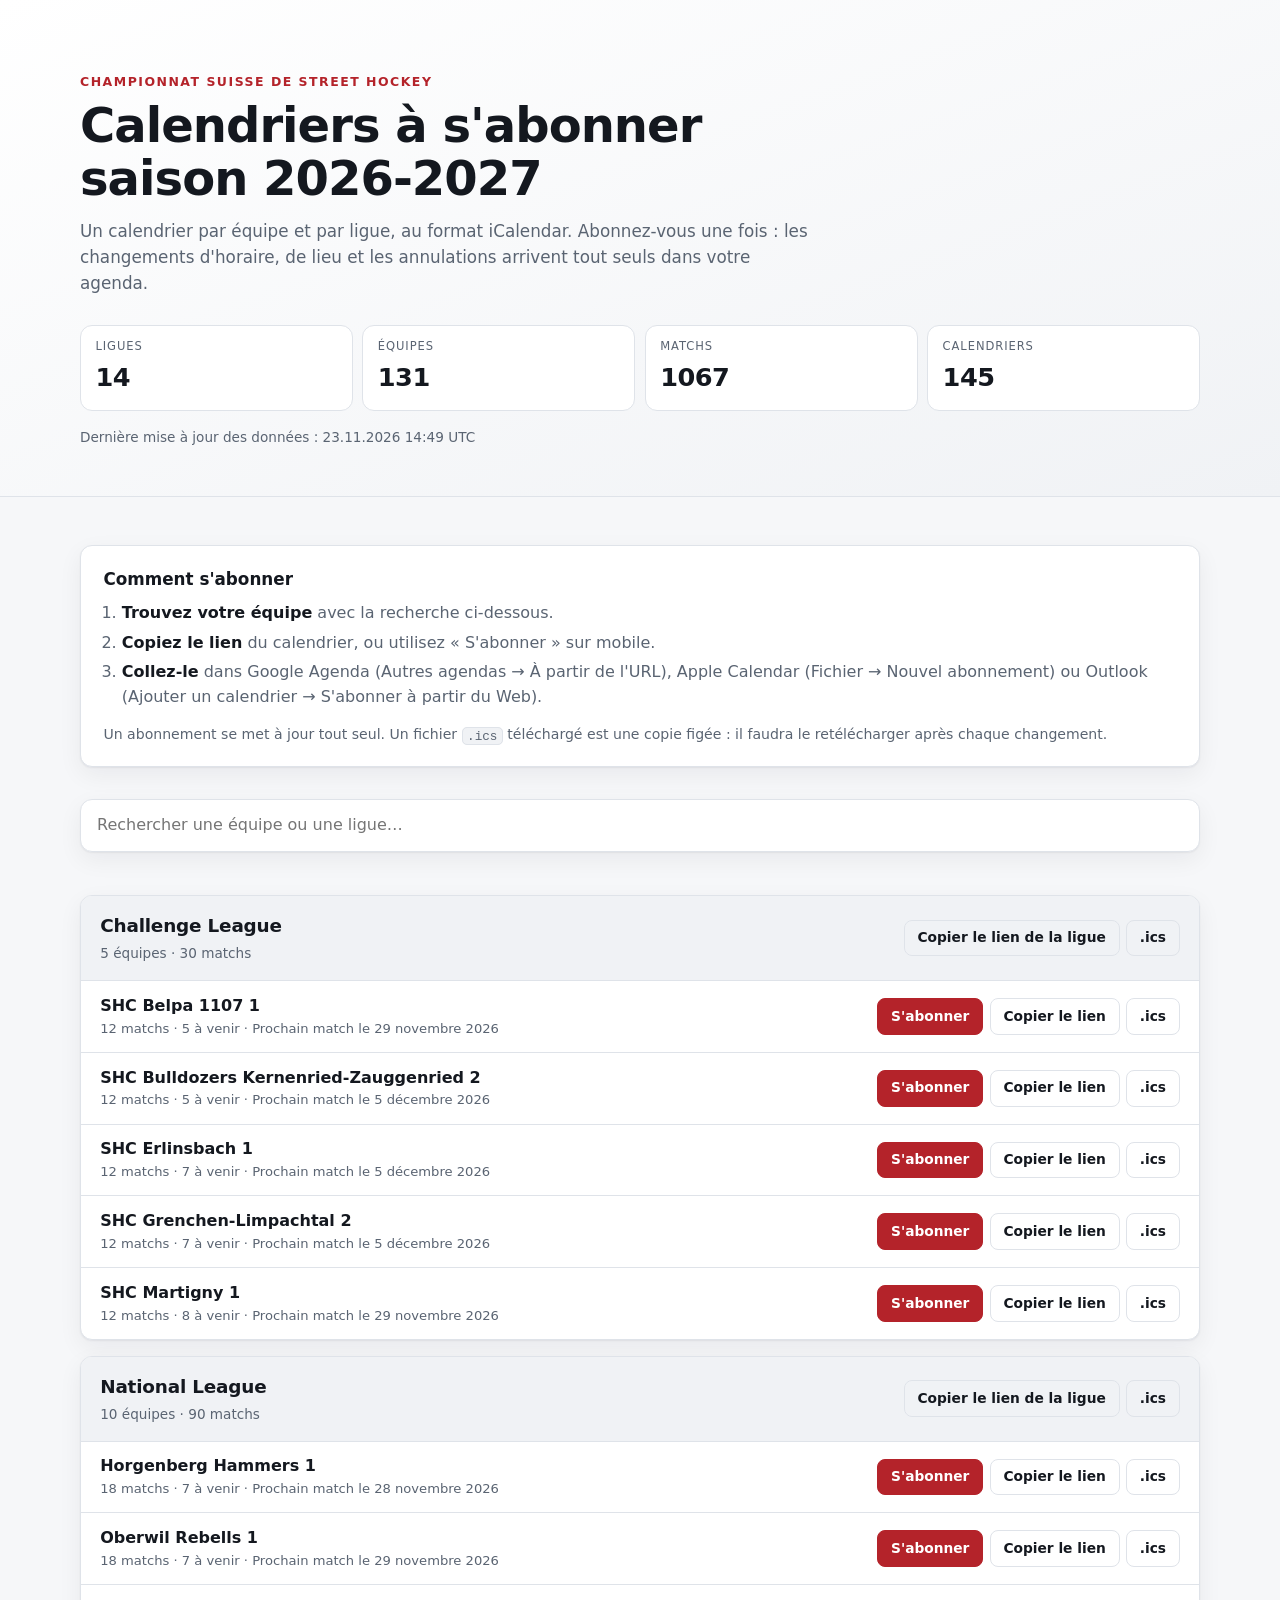
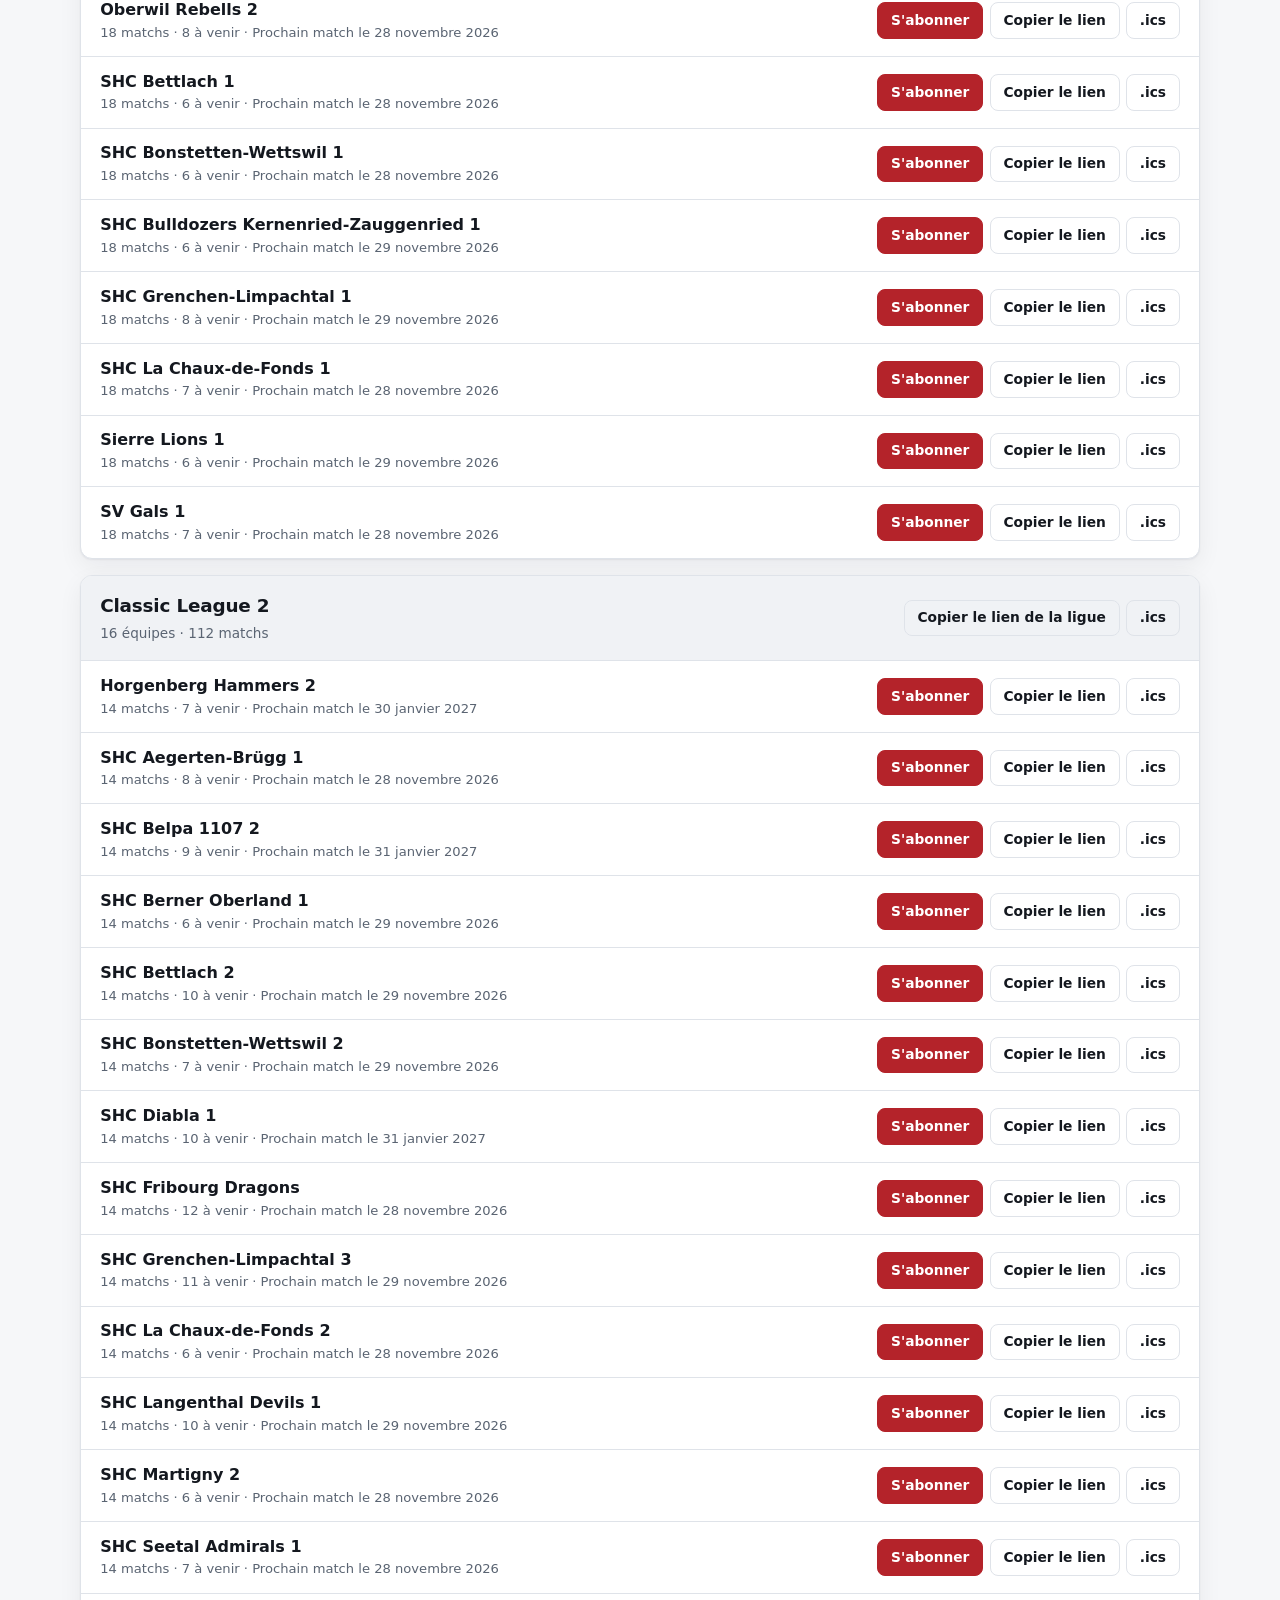
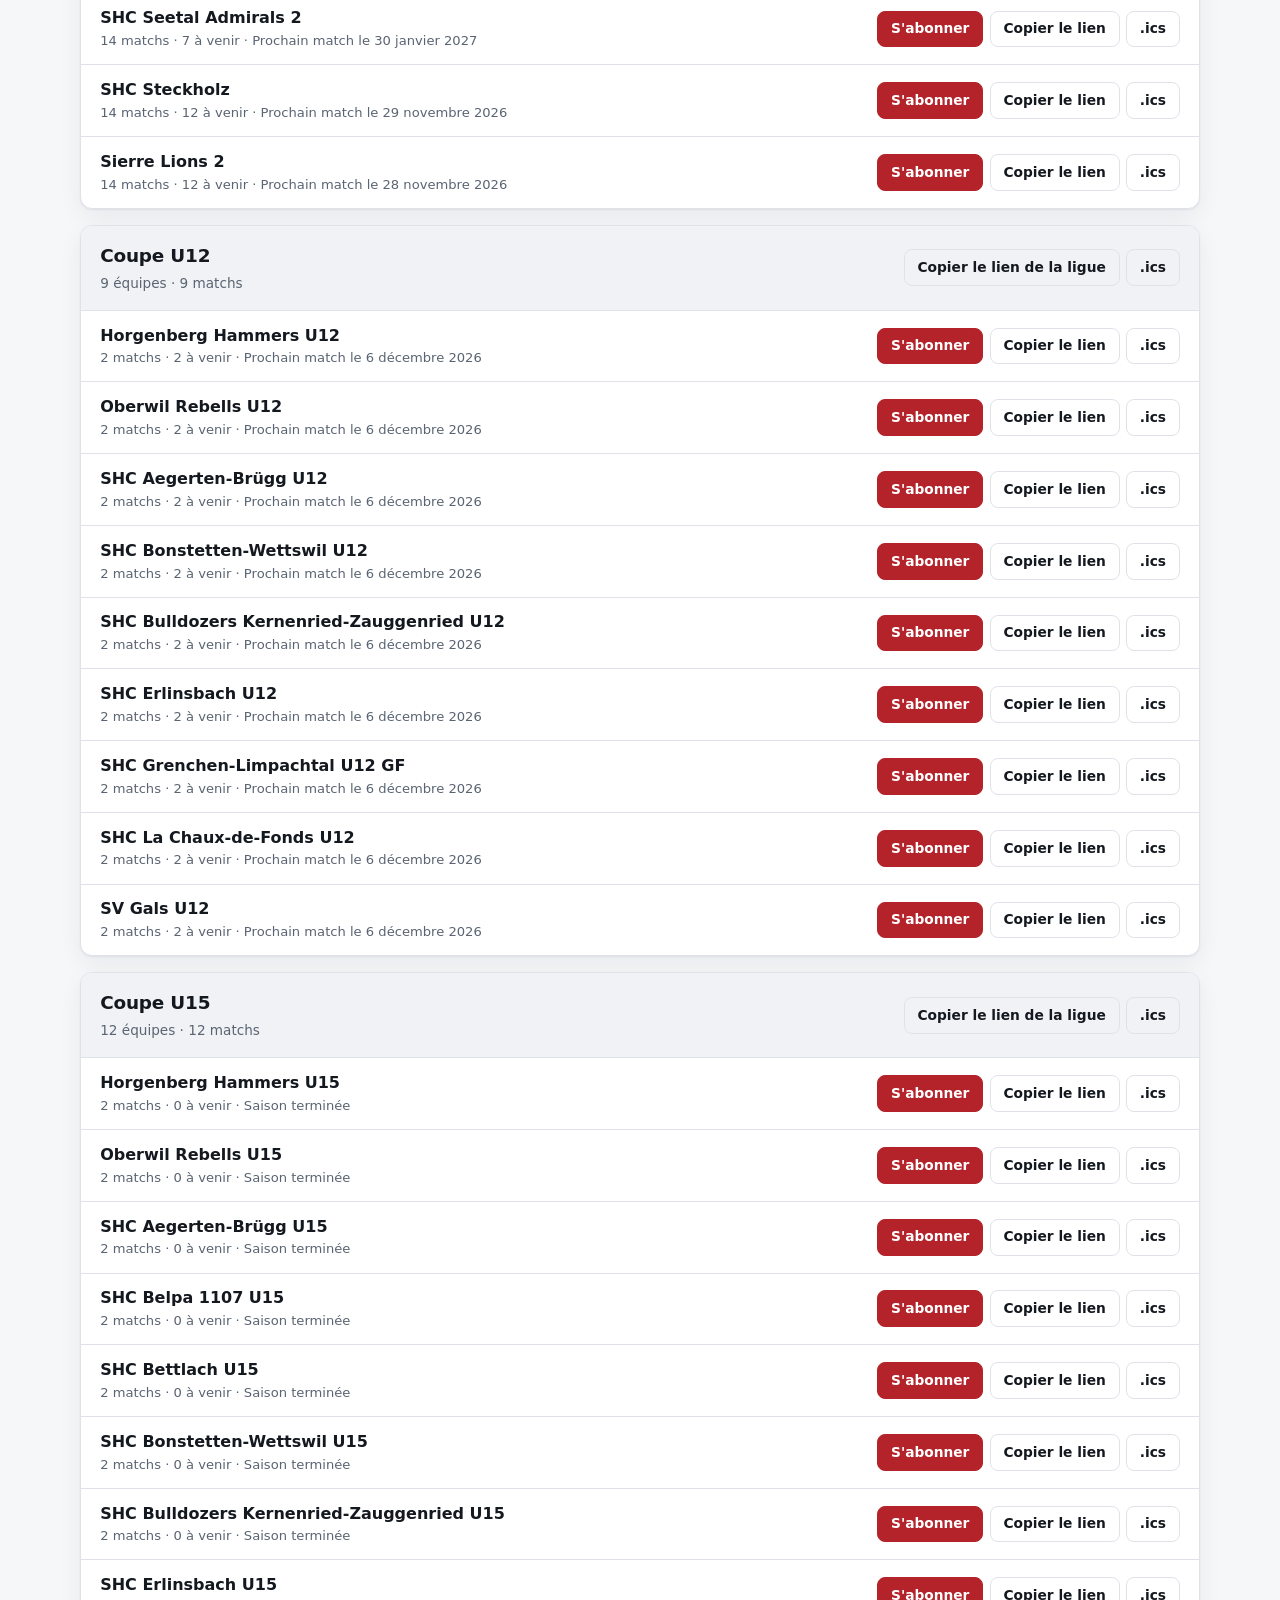
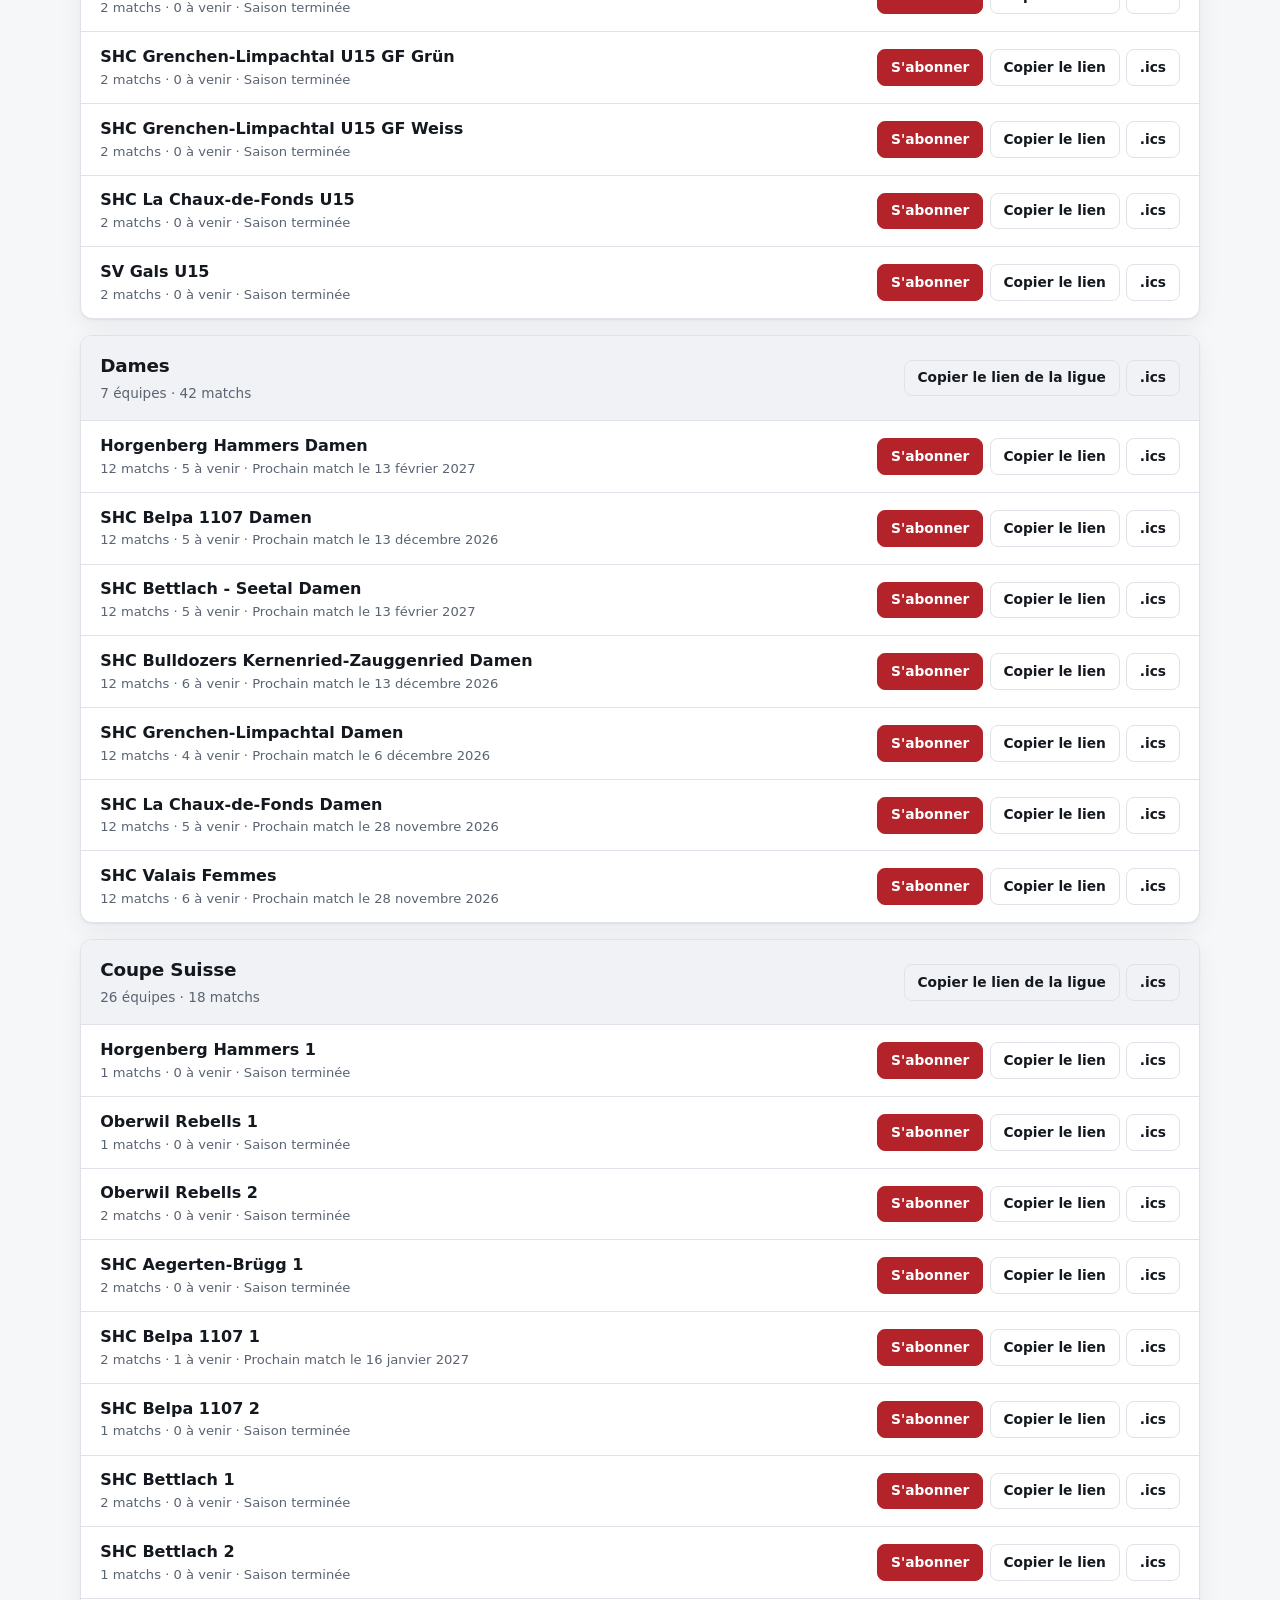
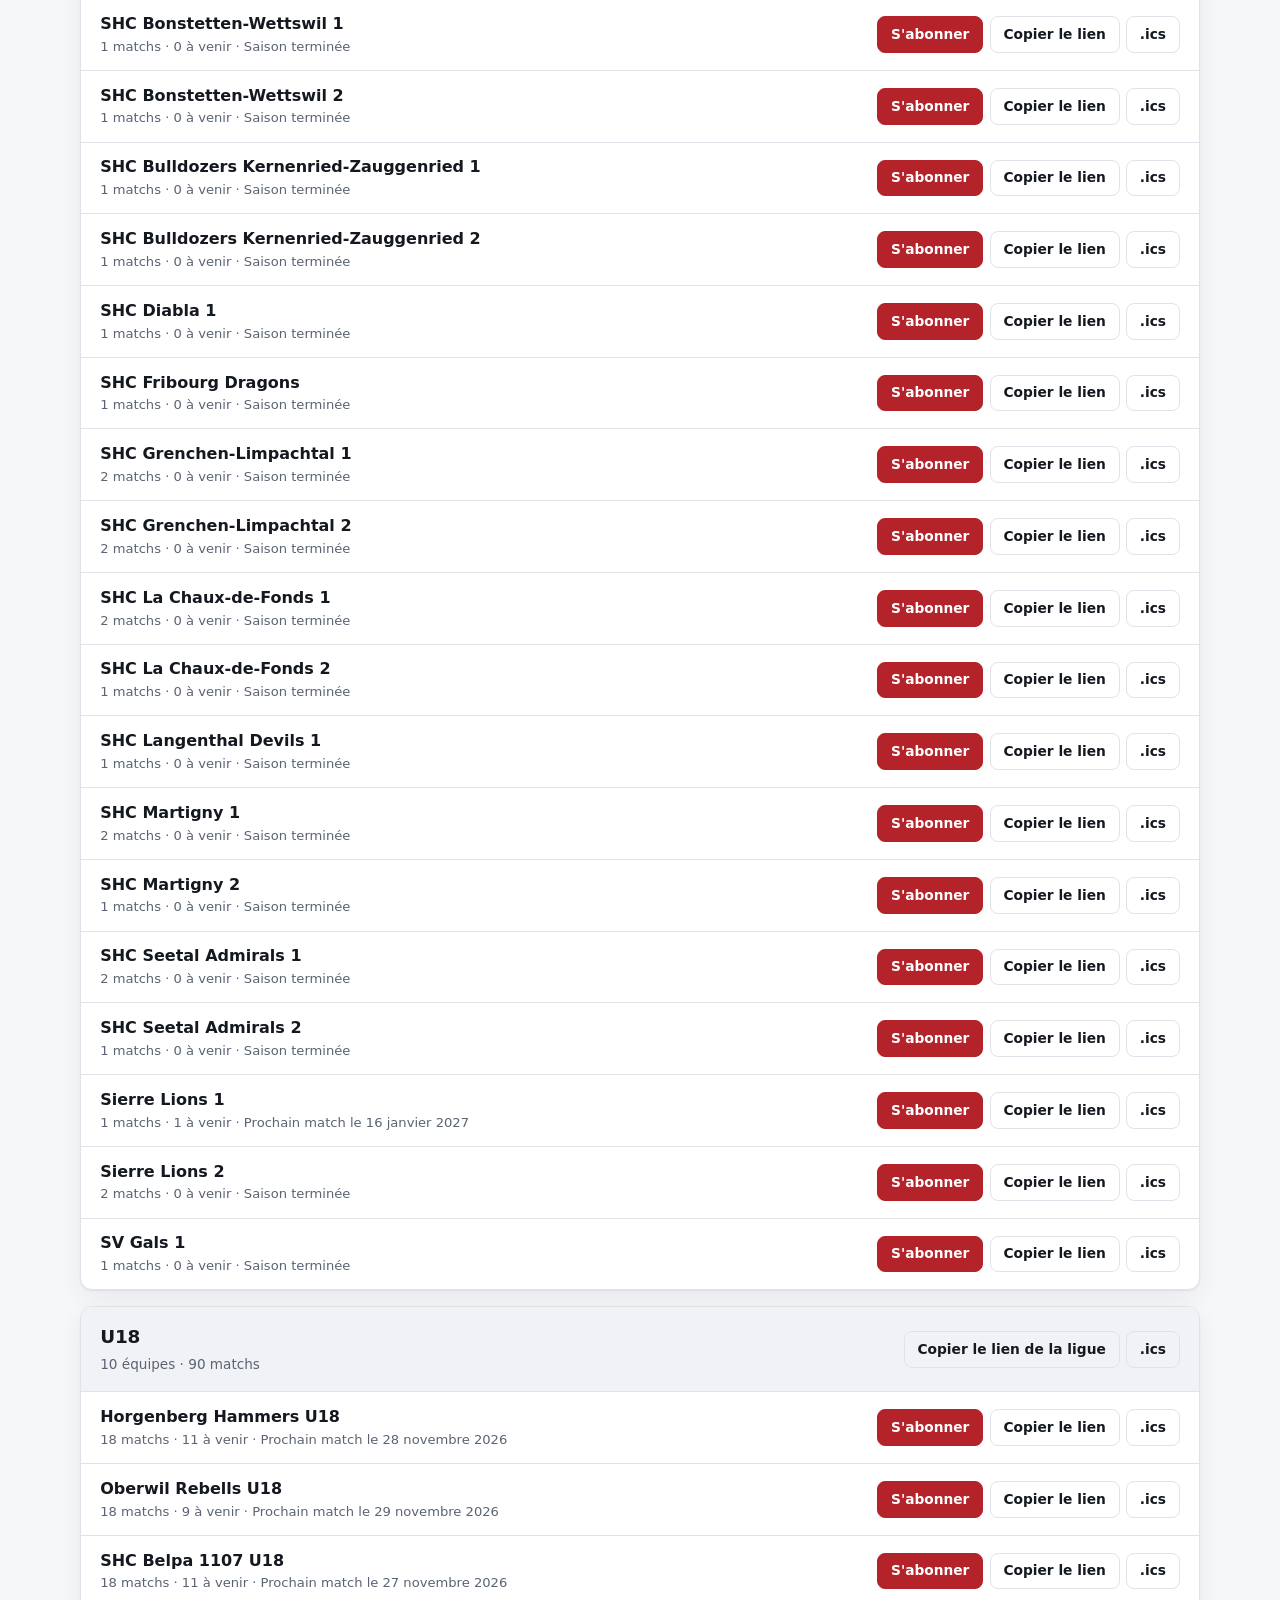
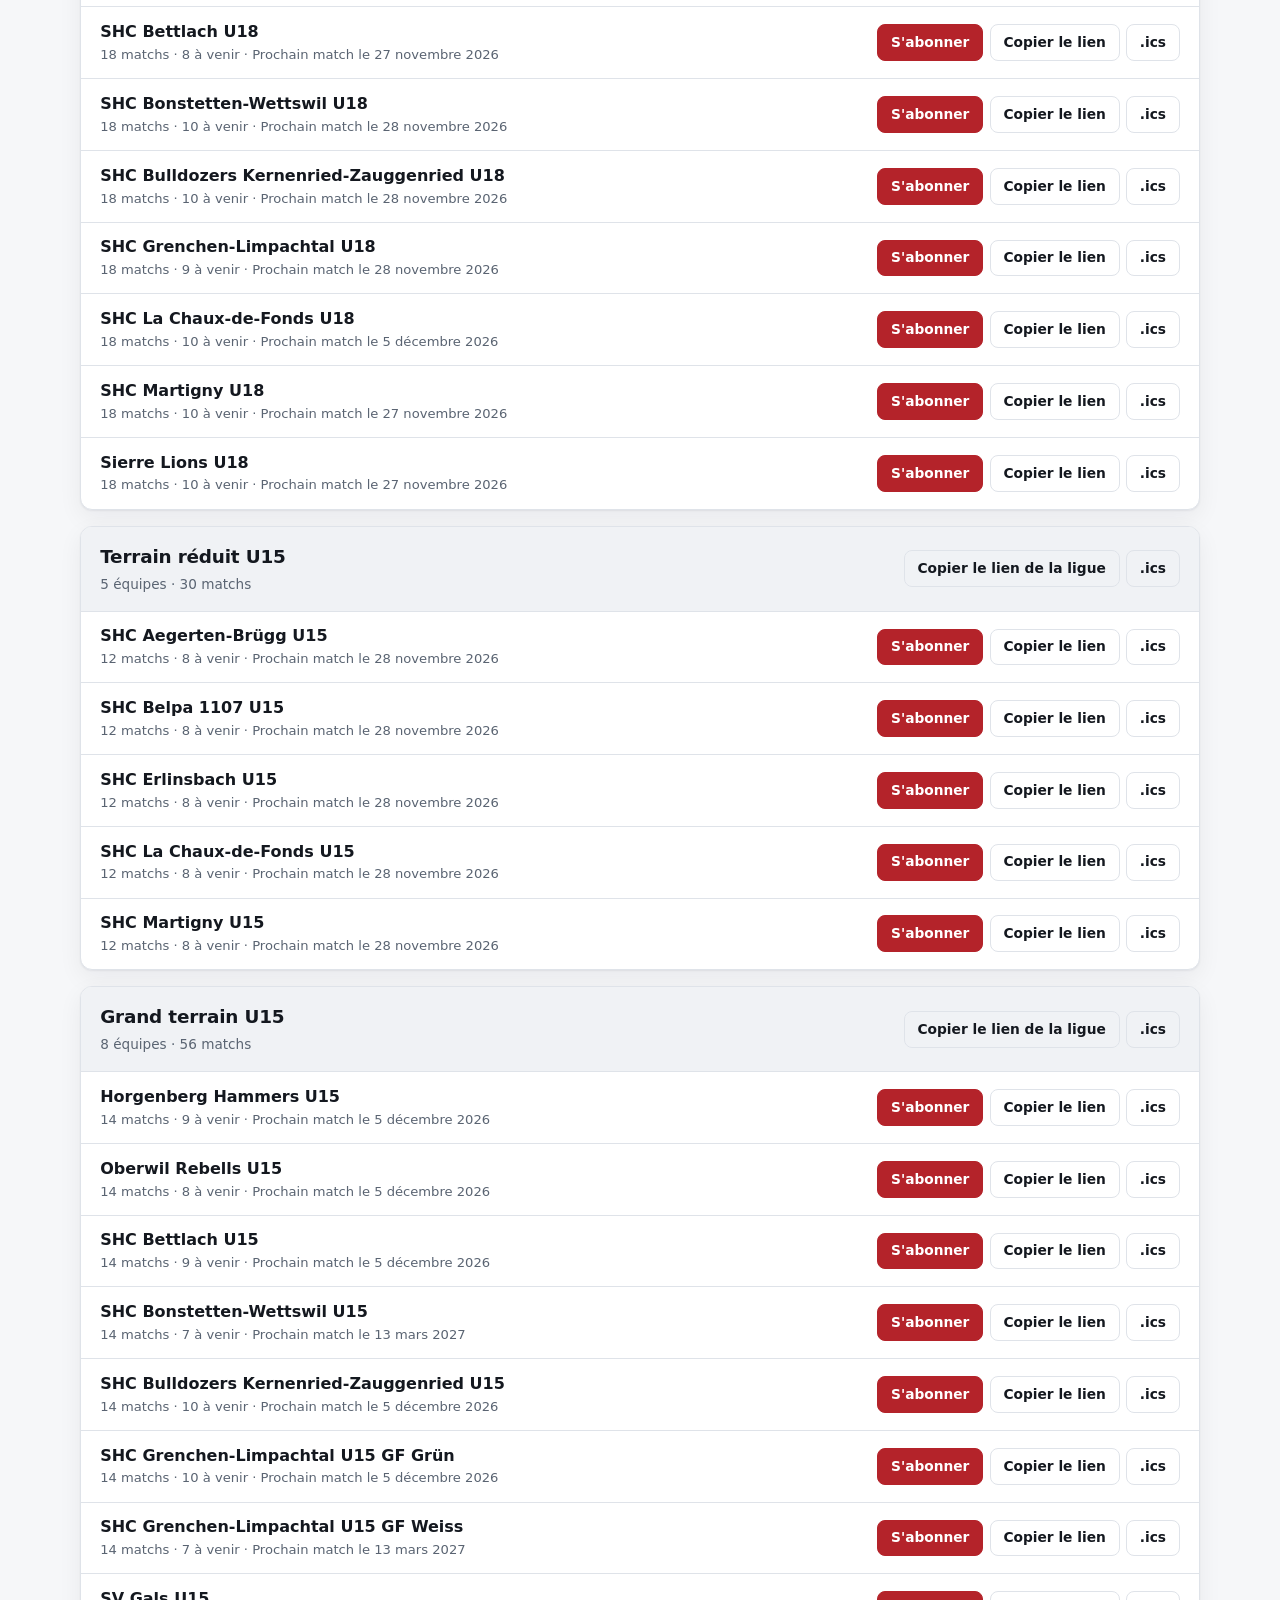
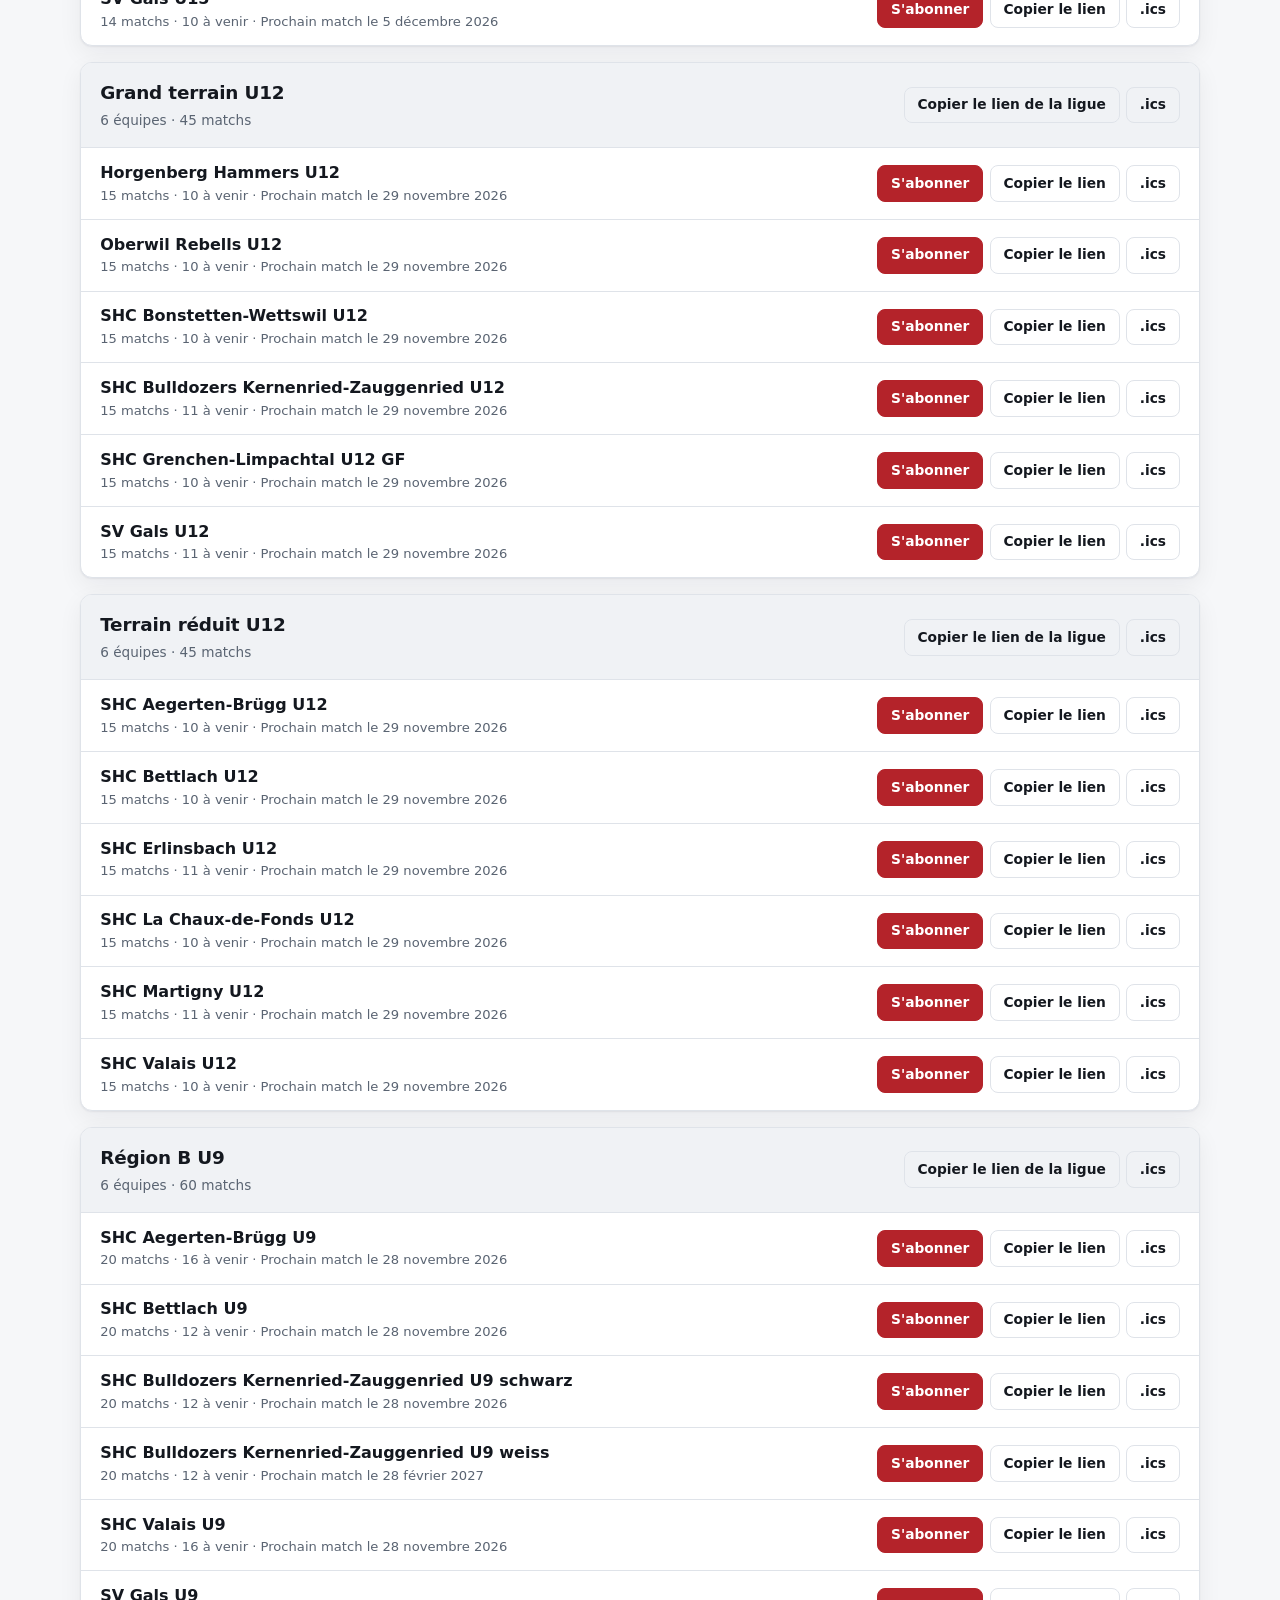
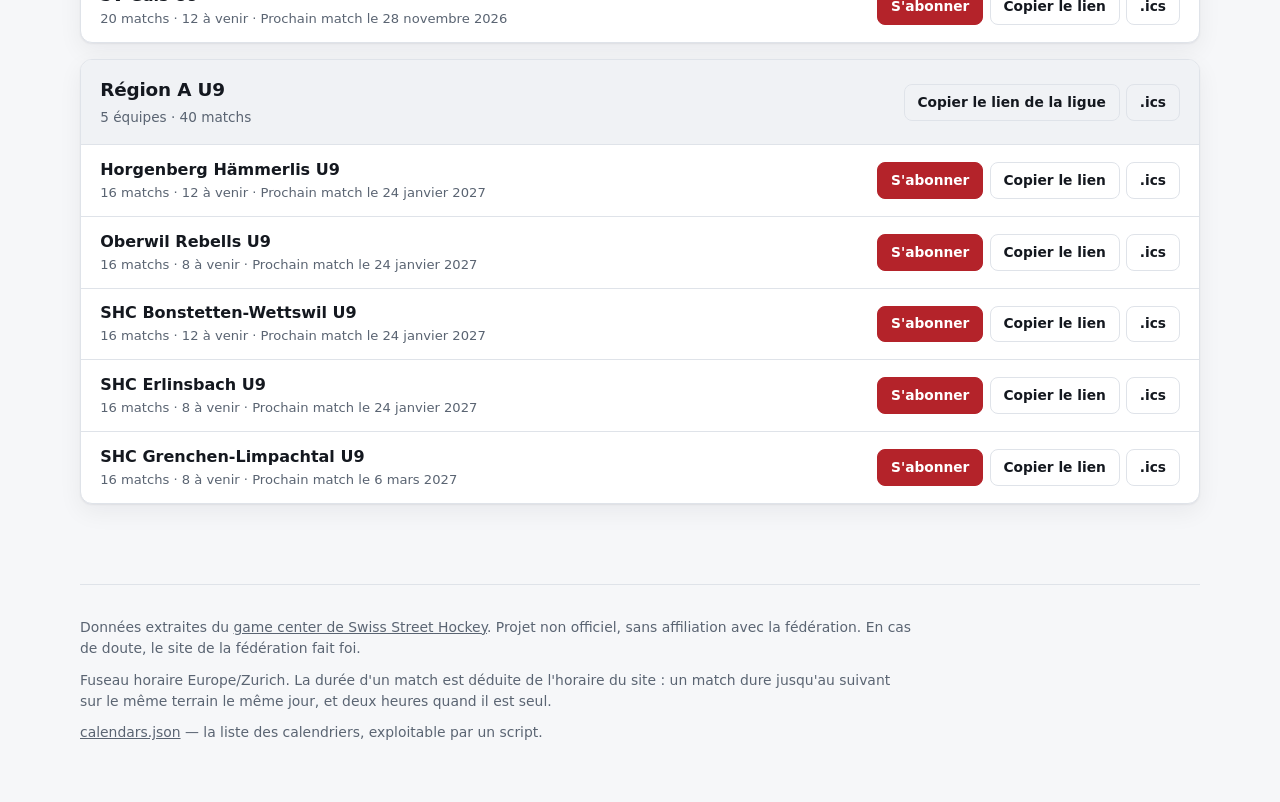
<file: docs/index.html>
<!doctype html>
<html lang="fr">
<head>
<meta charset="utf-8">
<meta name="viewport" content="width=device-width, initial-scale=1">
<title>Calendriers street hockey suisse 2026-2027</title>
<meta name="description" content="Calendriers .ics par équipe et par ligue du championnat suisse de street hockey, saison 2026-2027.">
<link rel="stylesheet" href="assets/style.css">
<link rel="icon" href="data:image/svg+xml,<svg xmlns='http://www.w3.org/2000/svg' viewBox='0 0 32 32'><text y='26' font-size='26'>🏒</text></svg>">
</head>
<body>
<a class="skip" href="#leagues">Aller aux calendriers</a>

<header class="hero">
  <div class="wrap">
    <p class="kicker">Championnat suisse de street hockey</p>
    <h1>Calendriers à s'abonner<br>saison 2026-2027</h1>
    <p class="lede">
      Un calendrier par équipe et par ligue, au format iCalendar. Abonnez-vous une
      fois : les changements d'horaire, de lieu et les annulations arrivent tout
      seuls dans votre agenda.
    </p>
    <dl class="stats">
      <div><dt>Ligues</dt><dd>14</dd></div>
      <div><dt>Équipes</dt><dd>131</dd></div>
      <div><dt>Matchs</dt><dd>1067</dd></div>
      <div><dt>Calendriers</dt><dd>145</dd></div>
    </dl>
    <p class="updated">Dernière mise à jour des données : 23.11.2026 14:49 UTC</p>
  </div>
</header>

<main class="wrap">
  <section class="howto" aria-labelledby="howto-title">
    <h2 id="howto-title">Comment s'abonner</h2>
    <ol>
      <li><strong>Trouvez votre équipe</strong> avec la recherche ci-dessous.</li>
      <li><strong>Copiez le lien</strong> du calendrier, ou utilisez « S'abonner » sur mobile.</li>
      <li><strong>Collez-le</strong> dans Google Agenda (Autres agendas → À partir de l'URL),
        Apple Calendar (Fichier → Nouvel abonnement) ou Outlook (Ajouter un calendrier → S'abonner à partir du Web).</li>
    </ol>
    <p class="note">
      Un abonnement se met à jour tout seul. Un fichier <code>.ics</code> téléchargé
      est une copie figée : il faudra le retélécharger après chaque changement.
    </p>
  </section>

  <div class="searchbar">
    <label class="visually-hidden" for="search">Rechercher une équipe ou une ligue</label>
    <input id="search" type="search" autocomplete="off" placeholder="Rechercher une équipe ou une ligue…">
    <p class="searchbar__count" id="search-count" role="status"></p>
  </div>

  <div id="leagues">
      <section class="league" data-search="challenge league" id="challenge-league">
        <header class="league__head">
          <div>
            <h2>Challenge League</h2>
            <p class="league__meta">5 équipes · 30 matchs</p>
          </div>
          <div class="calendar-actions" data-path="calendars/challenge-league/all-teams.ics">
            <button type="button" class="btn btn--ghost" data-action="copy">Copier le lien de la ligue</button>
            <a class="btn btn--ghost" href="calendars/challenge-league/all-teams.ics" download>.ics</a>
          </div>
        </header>
        <ul class="teams">
          <li class="team" data-search="shc belpa 1107 1 challenge league">
            <div class="team__info">
              <span class="team__name">SHC Belpa 1107 1</span>
              <span class="team__meta">12 matchs · 5 à venir · Prochain match le 29 novembre 2026</span>
            </div>
            <div class="calendar-actions" data-path="calendars/challenge-league/shc-belpa-1107-1.ics">
              <button type="button" class="btn btn--primary" data-action="subscribe">S'abonner</button>
              <button type="button" class="btn" data-action="copy">Copier le lien</button>
              <a class="btn" href="calendars/challenge-league/shc-belpa-1107-1.ics" download>.ics</a>
            </div>
          </li>
          <li class="team" data-search="shc bulldozers kernenried-zauggenried 2 challenge league">
            <div class="team__info">
              <span class="team__name">SHC Bulldozers Kernenried-Zauggenried 2</span>
              <span class="team__meta">12 matchs · 5 à venir · Prochain match le 5 décembre 2026</span>
            </div>
            <div class="calendar-actions" data-path="calendars/challenge-league/shc-bulldozers-kernenried-zauggenried-2.ics">
              <button type="button" class="btn btn--primary" data-action="subscribe">S'abonner</button>
              <button type="button" class="btn" data-action="copy">Copier le lien</button>
              <a class="btn" href="calendars/challenge-league/shc-bulldozers-kernenried-zauggenried-2.ics" download>.ics</a>
            </div>
          </li>
          <li class="team" data-search="shc erlinsbach 1 challenge league">
            <div class="team__info">
              <span class="team__name">SHC Erlinsbach 1</span>
              <span class="team__meta">12 matchs · 7 à venir · Prochain match le 5 décembre 2026</span>
            </div>
            <div class="calendar-actions" data-path="calendars/challenge-league/shc-erlinsbach-1.ics">
              <button type="button" class="btn btn--primary" data-action="subscribe">S'abonner</button>
              <button type="button" class="btn" data-action="copy">Copier le lien</button>
              <a class="btn" href="calendars/challenge-league/shc-erlinsbach-1.ics" download>.ics</a>
            </div>
          </li>
          <li class="team" data-search="shc grenchen-limpachtal 2 challenge league">
            <div class="team__info">
              <span class="team__name">SHC Grenchen-Limpachtal 2</span>
              <span class="team__meta">12 matchs · 7 à venir · Prochain match le 5 décembre 2026</span>
            </div>
            <div class="calendar-actions" data-path="calendars/challenge-league/shc-grenchen-limpachtal-2.ics">
              <button type="button" class="btn btn--primary" data-action="subscribe">S'abonner</button>
              <button type="button" class="btn" data-action="copy">Copier le lien</button>
              <a class="btn" href="calendars/challenge-league/shc-grenchen-limpachtal-2.ics" download>.ics</a>
            </div>
          </li>
          <li class="team" data-search="shc martigny 1 challenge league">
            <div class="team__info">
              <span class="team__name">SHC Martigny 1</span>
              <span class="team__meta">12 matchs · 8 à venir · Prochain match le 29 novembre 2026</span>
            </div>
            <div class="calendar-actions" data-path="calendars/challenge-league/shc-martigny-1.ics">
              <button type="button" class="btn btn--primary" data-action="subscribe">S'abonner</button>
              <button type="button" class="btn" data-action="copy">Copier le lien</button>
              <a class="btn" href="calendars/challenge-league/shc-martigny-1.ics" download>.ics</a>
            </div>
          </li>
        </ul>
      </section>
      <section class="league" data-search="national league" id="national-league">
        <header class="league__head">
          <div>
            <h2>National League</h2>
            <p class="league__meta">10 équipes · 90 matchs</p>
          </div>
          <div class="calendar-actions" data-path="calendars/national-league/all-teams.ics">
            <button type="button" class="btn btn--ghost" data-action="copy">Copier le lien de la ligue</button>
            <a class="btn btn--ghost" href="calendars/national-league/all-teams.ics" download>.ics</a>
          </div>
        </header>
        <ul class="teams">
          <li class="team" data-search="horgenberg hammers 1 national league">
            <div class="team__info">
              <span class="team__name">Horgenberg Hammers 1</span>
              <span class="team__meta">18 matchs · 7 à venir · Prochain match le 28 novembre 2026</span>
            </div>
            <div class="calendar-actions" data-path="calendars/national-league/horgenberg-hammers-1.ics">
              <button type="button" class="btn btn--primary" data-action="subscribe">S'abonner</button>
              <button type="button" class="btn" data-action="copy">Copier le lien</button>
              <a class="btn" href="calendars/national-league/horgenberg-hammers-1.ics" download>.ics</a>
            </div>
          </li>
          <li class="team" data-search="oberwil rebells 1 national league">
            <div class="team__info">
              <span class="team__name">Oberwil Rebells 1</span>
              <span class="team__meta">18 matchs · 7 à venir · Prochain match le 29 novembre 2026</span>
            </div>
            <div class="calendar-actions" data-path="calendars/national-league/oberwil-rebells-1.ics">
              <button type="button" class="btn btn--primary" data-action="subscribe">S'abonner</button>
              <button type="button" class="btn" data-action="copy">Copier le lien</button>
              <a class="btn" href="calendars/national-league/oberwil-rebells-1.ics" download>.ics</a>
            </div>
          </li>
          <li class="team" data-search="oberwil rebells 2 national league">
            <div class="team__info">
              <span class="team__name">Oberwil Rebells 2</span>
              <span class="team__meta">18 matchs · 8 à venir · Prochain match le 28 novembre 2026</span>
            </div>
            <div class="calendar-actions" data-path="calendars/national-league/oberwil-rebells-2.ics">
              <button type="button" class="btn btn--primary" data-action="subscribe">S'abonner</button>
              <button type="button" class="btn" data-action="copy">Copier le lien</button>
              <a class="btn" href="calendars/national-league/oberwil-rebells-2.ics" download>.ics</a>
            </div>
          </li>
          <li class="team" data-search="shc bettlach 1 national league">
            <div class="team__info">
              <span class="team__name">SHC Bettlach 1</span>
              <span class="team__meta">18 matchs · 6 à venir · Prochain match le 28 novembre 2026</span>
            </div>
            <div class="calendar-actions" data-path="calendars/national-league/shc-bettlach-1.ics">
              <button type="button" class="btn btn--primary" data-action="subscribe">S'abonner</button>
              <button type="button" class="btn" data-action="copy">Copier le lien</button>
              <a class="btn" href="calendars/national-league/shc-bettlach-1.ics" download>.ics</a>
            </div>
          </li>
          <li class="team" data-search="shc bonstetten-wettswil 1 national league">
            <div class="team__info">
              <span class="team__name">SHC Bonstetten-Wettswil 1</span>
              <span class="team__meta">18 matchs · 6 à venir · Prochain match le 28 novembre 2026</span>
            </div>
            <div class="calendar-actions" data-path="calendars/national-league/shc-bonstetten-wettswil-1.ics">
              <button type="button" class="btn btn--primary" data-action="subscribe">S'abonner</button>
              <button type="button" class="btn" data-action="copy">Copier le lien</button>
              <a class="btn" href="calendars/national-league/shc-bonstetten-wettswil-1.ics" download>.ics</a>
            </div>
          </li>
          <li class="team" data-search="shc bulldozers kernenried-zauggenried 1 national league">
            <div class="team__info">
              <span class="team__name">SHC Bulldozers Kernenried-Zauggenried 1</span>
              <span class="team__meta">18 matchs · 6 à venir · Prochain match le 29 novembre 2026</span>
            </div>
            <div class="calendar-actions" data-path="calendars/national-league/shc-bulldozers-kernenried-zauggenried-1.ics">
              <button type="button" class="btn btn--primary" data-action="subscribe">S'abonner</button>
              <button type="button" class="btn" data-action="copy">Copier le lien</button>
              <a class="btn" href="calendars/national-league/shc-bulldozers-kernenried-zauggenried-1.ics" download>.ics</a>
            </div>
          </li>
          <li class="team" data-search="shc grenchen-limpachtal 1 national league">
            <div class="team__info">
              <span class="team__name">SHC Grenchen-Limpachtal 1</span>
              <span class="team__meta">18 matchs · 8 à venir · Prochain match le 29 novembre 2026</span>
            </div>
            <div class="calendar-actions" data-path="calendars/national-league/shc-grenchen-limpachtal-1.ics">
              <button type="button" class="btn btn--primary" data-action="subscribe">S'abonner</button>
              <button type="button" class="btn" data-action="copy">Copier le lien</button>
              <a class="btn" href="calendars/national-league/shc-grenchen-limpachtal-1.ics" download>.ics</a>
            </div>
          </li>
          <li class="team" data-search="shc la chaux-de-fonds 1 national league">
            <div class="team__info">
              <span class="team__name">SHC La Chaux-de-Fonds 1</span>
              <span class="team__meta">18 matchs · 7 à venir · Prochain match le 28 novembre 2026</span>
            </div>
            <div class="calendar-actions" data-path="calendars/national-league/shc-la-chaux-de-fonds-1.ics">
              <button type="button" class="btn btn--primary" data-action="subscribe">S'abonner</button>
              <button type="button" class="btn" data-action="copy">Copier le lien</button>
              <a class="btn" href="calendars/national-league/shc-la-chaux-de-fonds-1.ics" download>.ics</a>
            </div>
          </li>
          <li class="team" data-search="sierre lions 1 national league">
            <div class="team__info">
              <span class="team__name">Sierre Lions 1</span>
              <span class="team__meta">18 matchs · 6 à venir · Prochain match le 29 novembre 2026</span>
            </div>
            <div class="calendar-actions" data-path="calendars/national-league/sierre-lions-1.ics">
              <button type="button" class="btn btn--primary" data-action="subscribe">S'abonner</button>
              <button type="button" class="btn" data-action="copy">Copier le lien</button>
              <a class="btn" href="calendars/national-league/sierre-lions-1.ics" download>.ics</a>
            </div>
          </li>
          <li class="team" data-search="sv gals 1 national league">
            <div class="team__info">
              <span class="team__name">SV Gals 1</span>
              <span class="team__meta">18 matchs · 7 à venir · Prochain match le 28 novembre 2026</span>
            </div>
            <div class="calendar-actions" data-path="calendars/national-league/sv-gals-1.ics">
              <button type="button" class="btn btn--primary" data-action="subscribe">S'abonner</button>
              <button type="button" class="btn" data-action="copy">Copier le lien</button>
              <a class="btn" href="calendars/national-league/sv-gals-1.ics" download>.ics</a>
            </div>
          </li>
        </ul>
      </section>
      <section class="league" data-search="classic league 2" id="classic-league-2">
        <header class="league__head">
          <div>
            <h2>Classic League 2</h2>
            <p class="league__meta">16 équipes · 112 matchs</p>
          </div>
          <div class="calendar-actions" data-path="calendars/classic-league-2/all-teams.ics">
            <button type="button" class="btn btn--ghost" data-action="copy">Copier le lien de la ligue</button>
            <a class="btn btn--ghost" href="calendars/classic-league-2/all-teams.ics" download>.ics</a>
          </div>
        </header>
        <ul class="teams">
          <li class="team" data-search="horgenberg hammers 2 classic league 2">
            <div class="team__info">
              <span class="team__name">Horgenberg Hammers 2</span>
              <span class="team__meta">14 matchs · 7 à venir · Prochain match le 30 janvier 2027</span>
            </div>
            <div class="calendar-actions" data-path="calendars/classic-league-2/horgenberg-hammers-2.ics">
              <button type="button" class="btn btn--primary" data-action="subscribe">S'abonner</button>
              <button type="button" class="btn" data-action="copy">Copier le lien</button>
              <a class="btn" href="calendars/classic-league-2/horgenberg-hammers-2.ics" download>.ics</a>
            </div>
          </li>
          <li class="team" data-search="shc aegerten-brügg 1 classic league 2">
            <div class="team__info">
              <span class="team__name">SHC Aegerten-Brügg 1</span>
              <span class="team__meta">14 matchs · 8 à venir · Prochain match le 28 novembre 2026</span>
            </div>
            <div class="calendar-actions" data-path="calendars/classic-league-2/shc-aegerten-brugg-1.ics">
              <button type="button" class="btn btn--primary" data-action="subscribe">S'abonner</button>
              <button type="button" class="btn" data-action="copy">Copier le lien</button>
              <a class="btn" href="calendars/classic-league-2/shc-aegerten-brugg-1.ics" download>.ics</a>
            </div>
          </li>
          <li class="team" data-search="shc belpa 1107 2 classic league 2">
            <div class="team__info">
              <span class="team__name">SHC Belpa 1107 2</span>
              <span class="team__meta">14 matchs · 9 à venir · Prochain match le 31 janvier 2027</span>
            </div>
            <div class="calendar-actions" data-path="calendars/classic-league-2/shc-belpa-1107-2.ics">
              <button type="button" class="btn btn--primary" data-action="subscribe">S'abonner</button>
              <button type="button" class="btn" data-action="copy">Copier le lien</button>
              <a class="btn" href="calendars/classic-league-2/shc-belpa-1107-2.ics" download>.ics</a>
            </div>
          </li>
          <li class="team" data-search="shc berner oberland 1 classic league 2">
            <div class="team__info">
              <span class="team__name">SHC Berner Oberland 1</span>
              <span class="team__meta">14 matchs · 6 à venir · Prochain match le 29 novembre 2026</span>
            </div>
            <div class="calendar-actions" data-path="calendars/classic-league-2/shc-berner-oberland-1.ics">
              <button type="button" class="btn btn--primary" data-action="subscribe">S'abonner</button>
              <button type="button" class="btn" data-action="copy">Copier le lien</button>
              <a class="btn" href="calendars/classic-league-2/shc-berner-oberland-1.ics" download>.ics</a>
            </div>
          </li>
          <li class="team" data-search="shc bettlach 2 classic league 2">
            <div class="team__info">
              <span class="team__name">SHC Bettlach 2</span>
              <span class="team__meta">14 matchs · 10 à venir · Prochain match le 29 novembre 2026</span>
            </div>
            <div class="calendar-actions" data-path="calendars/classic-league-2/shc-bettlach-2.ics">
              <button type="button" class="btn btn--primary" data-action="subscribe">S'abonner</button>
              <button type="button" class="btn" data-action="copy">Copier le lien</button>
              <a class="btn" href="calendars/classic-league-2/shc-bettlach-2.ics" download>.ics</a>
            </div>
          </li>
          <li class="team" data-search="shc bonstetten-wettswil 2 classic league 2">
            <div class="team__info">
              <span class="team__name">SHC Bonstetten-Wettswil 2</span>
              <span class="team__meta">14 matchs · 7 à venir · Prochain match le 29 novembre 2026</span>
            </div>
            <div class="calendar-actions" data-path="calendars/classic-league-2/shc-bonstetten-wettswil-2.ics">
              <button type="button" class="btn btn--primary" data-action="subscribe">S'abonner</button>
              <button type="button" class="btn" data-action="copy">Copier le lien</button>
              <a class="btn" href="calendars/classic-league-2/shc-bonstetten-wettswil-2.ics" download>.ics</a>
            </div>
          </li>
          <li class="team" data-search="shc diabla 1 classic league 2">
            <div class="team__info">
              <span class="team__name">SHC Diabla 1</span>
              <span class="team__meta">14 matchs · 10 à venir · Prochain match le 31 janvier 2027</span>
            </div>
            <div class="calendar-actions" data-path="calendars/classic-league-2/shc-diabla-1.ics">
              <button type="button" class="btn btn--primary" data-action="subscribe">S'abonner</button>
              <button type="button" class="btn" data-action="copy">Copier le lien</button>
              <a class="btn" href="calendars/classic-league-2/shc-diabla-1.ics" download>.ics</a>
            </div>
          </li>
          <li class="team" data-search="shc fribourg dragons classic league 2">
            <div class="team__info">
              <span class="team__name">SHC Fribourg Dragons</span>
              <span class="team__meta">14 matchs · 12 à venir · Prochain match le 28 novembre 2026</span>
            </div>
            <div class="calendar-actions" data-path="calendars/classic-league-2/shc-fribourg-dragons.ics">
              <button type="button" class="btn btn--primary" data-action="subscribe">S'abonner</button>
              <button type="button" class="btn" data-action="copy">Copier le lien</button>
              <a class="btn" href="calendars/classic-league-2/shc-fribourg-dragons.ics" download>.ics</a>
            </div>
          </li>
          <li class="team" data-search="shc grenchen-limpachtal 3 classic league 2">
            <div class="team__info">
              <span class="team__name">SHC Grenchen-Limpachtal 3</span>
              <span class="team__meta">14 matchs · 11 à venir · Prochain match le 29 novembre 2026</span>
            </div>
            <div class="calendar-actions" data-path="calendars/classic-league-2/shc-grenchen-limpachtal-3.ics">
              <button type="button" class="btn btn--primary" data-action="subscribe">S'abonner</button>
              <button type="button" class="btn" data-action="copy">Copier le lien</button>
              <a class="btn" href="calendars/classic-league-2/shc-grenchen-limpachtal-3.ics" download>.ics</a>
            </div>
          </li>
          <li class="team" data-search="shc la chaux-de-fonds 2 classic league 2">
            <div class="team__info">
              <span class="team__name">SHC La Chaux-de-Fonds 2</span>
              <span class="team__meta">14 matchs · 6 à venir · Prochain match le 28 novembre 2026</span>
            </div>
            <div class="calendar-actions" data-path="calendars/classic-league-2/shc-la-chaux-de-fonds-2.ics">
              <button type="button" class="btn btn--primary" data-action="subscribe">S'abonner</button>
              <button type="button" class="btn" data-action="copy">Copier le lien</button>
              <a class="btn" href="calendars/classic-league-2/shc-la-chaux-de-fonds-2.ics" download>.ics</a>
            </div>
          </li>
          <li class="team" data-search="shc langenthal devils 1 classic league 2">
            <div class="team__info">
              <span class="team__name">SHC Langenthal Devils 1</span>
              <span class="team__meta">14 matchs · 10 à venir · Prochain match le 29 novembre 2026</span>
            </div>
            <div class="calendar-actions" data-path="calendars/classic-league-2/shc-langenthal-devils-1.ics">
              <button type="button" class="btn btn--primary" data-action="subscribe">S'abonner</button>
              <button type="button" class="btn" data-action="copy">Copier le lien</button>
              <a class="btn" href="calendars/classic-league-2/shc-langenthal-devils-1.ics" download>.ics</a>
            </div>
          </li>
          <li class="team" data-search="shc martigny 2 classic league 2">
            <div class="team__info">
              <span class="team__name">SHC Martigny 2</span>
              <span class="team__meta">14 matchs · 6 à venir · Prochain match le 28 novembre 2026</span>
            </div>
            <div class="calendar-actions" data-path="calendars/classic-league-2/shc-martigny-2.ics">
              <button type="button" class="btn btn--primary" data-action="subscribe">S'abonner</button>
              <button type="button" class="btn" data-action="copy">Copier le lien</button>
              <a class="btn" href="calendars/classic-league-2/shc-martigny-2.ics" download>.ics</a>
            </div>
          </li>
          <li class="team" data-search="shc seetal admirals 1 classic league 2">
            <div class="team__info">
              <span class="team__name">SHC Seetal Admirals 1</span>
              <span class="team__meta">14 matchs · 7 à venir · Prochain match le 28 novembre 2026</span>
            </div>
            <div class="calendar-actions" data-path="calendars/classic-league-2/shc-seetal-admirals-1.ics">
              <button type="button" class="btn btn--primary" data-action="subscribe">S'abonner</button>
              <button type="button" class="btn" data-action="copy">Copier le lien</button>
              <a class="btn" href="calendars/classic-league-2/shc-seetal-admirals-1.ics" download>.ics</a>
            </div>
          </li>
          <li class="team" data-search="shc seetal admirals 2 classic league 2">
            <div class="team__info">
              <span class="team__name">SHC Seetal Admirals 2</span>
              <span class="team__meta">14 matchs · 7 à venir · Prochain match le 30 janvier 2027</span>
            </div>
            <div class="calendar-actions" data-path="calendars/classic-league-2/shc-seetal-admirals-2.ics">
              <button type="button" class="btn btn--primary" data-action="subscribe">S'abonner</button>
              <button type="button" class="btn" data-action="copy">Copier le lien</button>
              <a class="btn" href="calendars/classic-league-2/shc-seetal-admirals-2.ics" download>.ics</a>
            </div>
          </li>
          <li class="team" data-search="shc steckholz classic league 2">
            <div class="team__info">
              <span class="team__name">SHC Steckholz</span>
              <span class="team__meta">14 matchs · 12 à venir · Prochain match le 29 novembre 2026</span>
            </div>
            <div class="calendar-actions" data-path="calendars/classic-league-2/shc-steckholz.ics">
              <button type="button" class="btn btn--primary" data-action="subscribe">S'abonner</button>
              <button type="button" class="btn" data-action="copy">Copier le lien</button>
              <a class="btn" href="calendars/classic-league-2/shc-steckholz.ics" download>.ics</a>
            </div>
          </li>
          <li class="team" data-search="sierre lions 2 classic league 2">
            <div class="team__info">
              <span class="team__name">Sierre Lions 2</span>
              <span class="team__meta">14 matchs · 12 à venir · Prochain match le 28 novembre 2026</span>
            </div>
            <div class="calendar-actions" data-path="calendars/classic-league-2/sierre-lions-2.ics">
              <button type="button" class="btn btn--primary" data-action="subscribe">S'abonner</button>
              <button type="button" class="btn" data-action="copy">Copier le lien</button>
              <a class="btn" href="calendars/classic-league-2/sierre-lions-2.ics" download>.ics</a>
            </div>
          </li>
        </ul>
      </section>
      <section class="league" data-search="coupe u12" id="coupe-u12">
        <header class="league__head">
          <div>
            <h2>Coupe U12</h2>
            <p class="league__meta">9 équipes · 9 matchs</p>
          </div>
          <div class="calendar-actions" data-path="calendars/coupe-u12/all-teams.ics">
            <button type="button" class="btn btn--ghost" data-action="copy">Copier le lien de la ligue</button>
            <a class="btn btn--ghost" href="calendars/coupe-u12/all-teams.ics" download>.ics</a>
          </div>
        </header>
        <ul class="teams">
          <li class="team" data-search="horgenberg hammers u12 coupe u12">
            <div class="team__info">
              <span class="team__name">Horgenberg Hammers U12</span>
              <span class="team__meta">2 matchs · 2 à venir · Prochain match le 6 décembre 2026</span>
            </div>
            <div class="calendar-actions" data-path="calendars/coupe-u12/horgenberg-hammers-u12.ics">
              <button type="button" class="btn btn--primary" data-action="subscribe">S'abonner</button>
              <button type="button" class="btn" data-action="copy">Copier le lien</button>
              <a class="btn" href="calendars/coupe-u12/horgenberg-hammers-u12.ics" download>.ics</a>
            </div>
          </li>
          <li class="team" data-search="oberwil rebells u12 coupe u12">
            <div class="team__info">
              <span class="team__name">Oberwil Rebells U12</span>
              <span class="team__meta">2 matchs · 2 à venir · Prochain match le 6 décembre 2026</span>
            </div>
            <div class="calendar-actions" data-path="calendars/coupe-u12/oberwil-rebells-u12.ics">
              <button type="button" class="btn btn--primary" data-action="subscribe">S'abonner</button>
              <button type="button" class="btn" data-action="copy">Copier le lien</button>
              <a class="btn" href="calendars/coupe-u12/oberwil-rebells-u12.ics" download>.ics</a>
            </div>
          </li>
          <li class="team" data-search="shc aegerten-brügg u12 coupe u12">
            <div class="team__info">
              <span class="team__name">SHC Aegerten-Brügg U12</span>
              <span class="team__meta">2 matchs · 2 à venir · Prochain match le 6 décembre 2026</span>
            </div>
            <div class="calendar-actions" data-path="calendars/coupe-u12/shc-aegerten-brugg-u12.ics">
              <button type="button" class="btn btn--primary" data-action="subscribe">S'abonner</button>
              <button type="button" class="btn" data-action="copy">Copier le lien</button>
              <a class="btn" href="calendars/coupe-u12/shc-aegerten-brugg-u12.ics" download>.ics</a>
            </div>
          </li>
          <li class="team" data-search="shc bonstetten-wettswil u12 coupe u12">
            <div class="team__info">
              <span class="team__name">SHC Bonstetten-Wettswil U12</span>
              <span class="team__meta">2 matchs · 2 à venir · Prochain match le 6 décembre 2026</span>
            </div>
            <div class="calendar-actions" data-path="calendars/coupe-u12/shc-bonstetten-wettswil-u12.ics">
              <button type="button" class="btn btn--primary" data-action="subscribe">S'abonner</button>
              <button type="button" class="btn" data-action="copy">Copier le lien</button>
              <a class="btn" href="calendars/coupe-u12/shc-bonstetten-wettswil-u12.ics" download>.ics</a>
            </div>
          </li>
          <li class="team" data-search="shc bulldozers kernenried-zauggenried u12 coupe u12">
            <div class="team__info">
              <span class="team__name">SHC Bulldozers Kernenried-Zauggenried U12</span>
              <span class="team__meta">2 matchs · 2 à venir · Prochain match le 6 décembre 2026</span>
            </div>
            <div class="calendar-actions" data-path="calendars/coupe-u12/shc-bulldozers-kernenried-zauggenried-u12.ics">
              <button type="button" class="btn btn--primary" data-action="subscribe">S'abonner</button>
              <button type="button" class="btn" data-action="copy">Copier le lien</button>
              <a class="btn" href="calendars/coupe-u12/shc-bulldozers-kernenried-zauggenried-u12.ics" download>.ics</a>
            </div>
          </li>
          <li class="team" data-search="shc erlinsbach u12 coupe u12">
            <div class="team__info">
              <span class="team__name">SHC Erlinsbach U12</span>
              <span class="team__meta">2 matchs · 2 à venir · Prochain match le 6 décembre 2026</span>
            </div>
            <div class="calendar-actions" data-path="calendars/coupe-u12/shc-erlinsbach-u12.ics">
              <button type="button" class="btn btn--primary" data-action="subscribe">S'abonner</button>
              <button type="button" class="btn" data-action="copy">Copier le lien</button>
              <a class="btn" href="calendars/coupe-u12/shc-erlinsbach-u12.ics" download>.ics</a>
            </div>
          </li>
          <li class="team" data-search="shc grenchen-limpachtal u12 gf coupe u12">
            <div class="team__info">
              <span class="team__name">SHC Grenchen-Limpachtal U12 GF</span>
              <span class="team__meta">2 matchs · 2 à venir · Prochain match le 6 décembre 2026</span>
            </div>
            <div class="calendar-actions" data-path="calendars/coupe-u12/shc-grenchen-limpachtal-u12-gf.ics">
              <button type="button" class="btn btn--primary" data-action="subscribe">S'abonner</button>
              <button type="button" class="btn" data-action="copy">Copier le lien</button>
              <a class="btn" href="calendars/coupe-u12/shc-grenchen-limpachtal-u12-gf.ics" download>.ics</a>
            </div>
          </li>
          <li class="team" data-search="shc la chaux-de-fonds u12 coupe u12">
            <div class="team__info">
              <span class="team__name">SHC La Chaux-de-Fonds U12</span>
              <span class="team__meta">2 matchs · 2 à venir · Prochain match le 6 décembre 2026</span>
            </div>
            <div class="calendar-actions" data-path="calendars/coupe-u12/shc-la-chaux-de-fonds-u12.ics">
              <button type="button" class="btn btn--primary" data-action="subscribe">S'abonner</button>
              <button type="button" class="btn" data-action="copy">Copier le lien</button>
              <a class="btn" href="calendars/coupe-u12/shc-la-chaux-de-fonds-u12.ics" download>.ics</a>
            </div>
          </li>
          <li class="team" data-search="sv gals u12 coupe u12">
            <div class="team__info">
              <span class="team__name">SV Gals U12</span>
              <span class="team__meta">2 matchs · 2 à venir · Prochain match le 6 décembre 2026</span>
            </div>
            <div class="calendar-actions" data-path="calendars/coupe-u12/sv-gals-u12.ics">
              <button type="button" class="btn btn--primary" data-action="subscribe">S'abonner</button>
              <button type="button" class="btn" data-action="copy">Copier le lien</button>
              <a class="btn" href="calendars/coupe-u12/sv-gals-u12.ics" download>.ics</a>
            </div>
          </li>
        </ul>
      </section>
      <section class="league" data-search="coupe u15" id="coupe-u15">
        <header class="league__head">
          <div>
            <h2>Coupe U15</h2>
            <p class="league__meta">12 équipes · 12 matchs</p>
          </div>
          <div class="calendar-actions" data-path="calendars/coupe-u15/all-teams.ics">
            <button type="button" class="btn btn--ghost" data-action="copy">Copier le lien de la ligue</button>
            <a class="btn btn--ghost" href="calendars/coupe-u15/all-teams.ics" download>.ics</a>
          </div>
        </header>
        <ul class="teams">
          <li class="team" data-search="horgenberg hammers u15 coupe u15">
            <div class="team__info">
              <span class="team__name">Horgenberg Hammers U15</span>
              <span class="team__meta">2 matchs · 0 à venir · Saison terminée</span>
            </div>
            <div class="calendar-actions" data-path="calendars/coupe-u15/horgenberg-hammers-u15.ics">
              <button type="button" class="btn btn--primary" data-action="subscribe">S'abonner</button>
              <button type="button" class="btn" data-action="copy">Copier le lien</button>
              <a class="btn" href="calendars/coupe-u15/horgenberg-hammers-u15.ics" download>.ics</a>
            </div>
          </li>
          <li class="team" data-search="oberwil rebells u15 coupe u15">
            <div class="team__info">
              <span class="team__name">Oberwil Rebells U15</span>
              <span class="team__meta">2 matchs · 0 à venir · Saison terminée</span>
            </div>
            <div class="calendar-actions" data-path="calendars/coupe-u15/oberwil-rebells-u15.ics">
              <button type="button" class="btn btn--primary" data-action="subscribe">S'abonner</button>
              <button type="button" class="btn" data-action="copy">Copier le lien</button>
              <a class="btn" href="calendars/coupe-u15/oberwil-rebells-u15.ics" download>.ics</a>
            </div>
          </li>
          <li class="team" data-search="shc aegerten-brügg u15 coupe u15">
            <div class="team__info">
              <span class="team__name">SHC Aegerten-Brügg U15</span>
              <span class="team__meta">2 matchs · 0 à venir · Saison terminée</span>
            </div>
            <div class="calendar-actions" data-path="calendars/coupe-u15/shc-aegerten-brugg-u15.ics">
              <button type="button" class="btn btn--primary" data-action="subscribe">S'abonner</button>
              <button type="button" class="btn" data-action="copy">Copier le lien</button>
              <a class="btn" href="calendars/coupe-u15/shc-aegerten-brugg-u15.ics" download>.ics</a>
            </div>
          </li>
          <li class="team" data-search="shc belpa 1107 u15 coupe u15">
            <div class="team__info">
              <span class="team__name">SHC Belpa 1107 U15</span>
              <span class="team__meta">2 matchs · 0 à venir · Saison terminée</span>
            </div>
            <div class="calendar-actions" data-path="calendars/coupe-u15/shc-belpa-1107-u15.ics">
              <button type="button" class="btn btn--primary" data-action="subscribe">S'abonner</button>
              <button type="button" class="btn" data-action="copy">Copier le lien</button>
              <a class="btn" href="calendars/coupe-u15/shc-belpa-1107-u15.ics" download>.ics</a>
            </div>
          </li>
          <li class="team" data-search="shc bettlach u15 coupe u15">
            <div class="team__info">
              <span class="team__name">SHC Bettlach U15</span>
              <span class="team__meta">2 matchs · 0 à venir · Saison terminée</span>
            </div>
            <div class="calendar-actions" data-path="calendars/coupe-u15/shc-bettlach-u15.ics">
              <button type="button" class="btn btn--primary" data-action="subscribe">S'abonner</button>
              <button type="button" class="btn" data-action="copy">Copier le lien</button>
              <a class="btn" href="calendars/coupe-u15/shc-bettlach-u15.ics" download>.ics</a>
            </div>
          </li>
          <li class="team" data-search="shc bonstetten-wettswil u15 coupe u15">
            <div class="team__info">
              <span class="team__name">SHC Bonstetten-Wettswil U15</span>
              <span class="team__meta">2 matchs · 0 à venir · Saison terminée</span>
            </div>
            <div class="calendar-actions" data-path="calendars/coupe-u15/shc-bonstetten-wettswil-u15.ics">
              <button type="button" class="btn btn--primary" data-action="subscribe">S'abonner</button>
              <button type="button" class="btn" data-action="copy">Copier le lien</button>
              <a class="btn" href="calendars/coupe-u15/shc-bonstetten-wettswil-u15.ics" download>.ics</a>
            </div>
          </li>
          <li class="team" data-search="shc bulldozers kernenried-zauggenried u15 coupe u15">
            <div class="team__info">
              <span class="team__name">SHC Bulldozers Kernenried-Zauggenried U15</span>
              <span class="team__meta">2 matchs · 0 à venir · Saison terminée</span>
            </div>
            <div class="calendar-actions" data-path="calendars/coupe-u15/shc-bulldozers-kernenried-zauggenried-u15.ics">
              <button type="button" class="btn btn--primary" data-action="subscribe">S'abonner</button>
              <button type="button" class="btn" data-action="copy">Copier le lien</button>
              <a class="btn" href="calendars/coupe-u15/shc-bulldozers-kernenried-zauggenried-u15.ics" download>.ics</a>
            </div>
          </li>
          <li class="team" data-search="shc erlinsbach u15 coupe u15">
            <div class="team__info">
              <span class="team__name">SHC Erlinsbach U15</span>
              <span class="team__meta">2 matchs · 0 à venir · Saison terminée</span>
            </div>
            <div class="calendar-actions" data-path="calendars/coupe-u15/shc-erlinsbach-u15.ics">
              <button type="button" class="btn btn--primary" data-action="subscribe">S'abonner</button>
              <button type="button" class="btn" data-action="copy">Copier le lien</button>
              <a class="btn" href="calendars/coupe-u15/shc-erlinsbach-u15.ics" download>.ics</a>
            </div>
          </li>
          <li class="team" data-search="shc grenchen-limpachtal u15 gf grün coupe u15">
            <div class="team__info">
              <span class="team__name">SHC Grenchen-Limpachtal U15 GF Grün</span>
              <span class="team__meta">2 matchs · 0 à venir · Saison terminée</span>
            </div>
            <div class="calendar-actions" data-path="calendars/coupe-u15/shc-grenchen-limpachtal-u15-gf-grun.ics">
              <button type="button" class="btn btn--primary" data-action="subscribe">S'abonner</button>
              <button type="button" class="btn" data-action="copy">Copier le lien</button>
              <a class="btn" href="calendars/coupe-u15/shc-grenchen-limpachtal-u15-gf-grun.ics" download>.ics</a>
            </div>
          </li>
          <li class="team" data-search="shc grenchen-limpachtal u15 gf weiss coupe u15">
            <div class="team__info">
              <span class="team__name">SHC Grenchen-Limpachtal U15 GF Weiss</span>
              <span class="team__meta">2 matchs · 0 à venir · Saison terminée</span>
            </div>
            <div class="calendar-actions" data-path="calendars/coupe-u15/shc-grenchen-limpachtal-u15-gf-weiss.ics">
              <button type="button" class="btn btn--primary" data-action="subscribe">S'abonner</button>
              <button type="button" class="btn" data-action="copy">Copier le lien</button>
              <a class="btn" href="calendars/coupe-u15/shc-grenchen-limpachtal-u15-gf-weiss.ics" download>.ics</a>
            </div>
          </li>
          <li class="team" data-search="shc la chaux-de-fonds u15 coupe u15">
            <div class="team__info">
              <span class="team__name">SHC La Chaux-de-Fonds U15</span>
              <span class="team__meta">2 matchs · 0 à venir · Saison terminée</span>
            </div>
            <div class="calendar-actions" data-path="calendars/coupe-u15/shc-la-chaux-de-fonds-u15.ics">
              <button type="button" class="btn btn--primary" data-action="subscribe">S'abonner</button>
              <button type="button" class="btn" data-action="copy">Copier le lien</button>
              <a class="btn" href="calendars/coupe-u15/shc-la-chaux-de-fonds-u15.ics" download>.ics</a>
            </div>
          </li>
          <li class="team" data-search="sv gals u15 coupe u15">
            <div class="team__info">
              <span class="team__name">SV Gals U15</span>
              <span class="team__meta">2 matchs · 0 à venir · Saison terminée</span>
            </div>
            <div class="calendar-actions" data-path="calendars/coupe-u15/sv-gals-u15.ics">
              <button type="button" class="btn btn--primary" data-action="subscribe">S'abonner</button>
              <button type="button" class="btn" data-action="copy">Copier le lien</button>
              <a class="btn" href="calendars/coupe-u15/sv-gals-u15.ics" download>.ics</a>
            </div>
          </li>
        </ul>
      </section>
      <section class="league" data-search="dames" id="dames">
        <header class="league__head">
          <div>
            <h2>Dames</h2>
            <p class="league__meta">7 équipes · 42 matchs</p>
          </div>
          <div class="calendar-actions" data-path="calendars/dames/all-teams.ics">
            <button type="button" class="btn btn--ghost" data-action="copy">Copier le lien de la ligue</button>
            <a class="btn btn--ghost" href="calendars/dames/all-teams.ics" download>.ics</a>
          </div>
        </header>
        <ul class="teams">
          <li class="team" data-search="horgenberg hammers damen dames">
            <div class="team__info">
              <span class="team__name">Horgenberg Hammers Damen</span>
              <span class="team__meta">12 matchs · 5 à venir · Prochain match le 13 février 2027</span>
            </div>
            <div class="calendar-actions" data-path="calendars/dames/horgenberg-hammers-damen.ics">
              <button type="button" class="btn btn--primary" data-action="subscribe">S'abonner</button>
              <button type="button" class="btn" data-action="copy">Copier le lien</button>
              <a class="btn" href="calendars/dames/horgenberg-hammers-damen.ics" download>.ics</a>
            </div>
          </li>
          <li class="team" data-search="shc belpa 1107 damen dames">
            <div class="team__info">
              <span class="team__name">SHC Belpa 1107 Damen</span>
              <span class="team__meta">12 matchs · 5 à venir · Prochain match le 13 décembre 2026</span>
            </div>
            <div class="calendar-actions" data-path="calendars/dames/shc-belpa-1107-damen.ics">
              <button type="button" class="btn btn--primary" data-action="subscribe">S'abonner</button>
              <button type="button" class="btn" data-action="copy">Copier le lien</button>
              <a class="btn" href="calendars/dames/shc-belpa-1107-damen.ics" download>.ics</a>
            </div>
          </li>
          <li class="team" data-search="shc bettlach - seetal damen dames">
            <div class="team__info">
              <span class="team__name">SHC Bettlach - Seetal Damen</span>
              <span class="team__meta">12 matchs · 5 à venir · Prochain match le 13 février 2027</span>
            </div>
            <div class="calendar-actions" data-path="calendars/dames/shc-bettlach-seetal-damen.ics">
              <button type="button" class="btn btn--primary" data-action="subscribe">S'abonner</button>
              <button type="button" class="btn" data-action="copy">Copier le lien</button>
              <a class="btn" href="calendars/dames/shc-bettlach-seetal-damen.ics" download>.ics</a>
            </div>
          </li>
          <li class="team" data-search="shc bulldozers kernenried-zauggenried damen dames">
            <div class="team__info">
              <span class="team__name">SHC Bulldozers Kernenried-Zauggenried Damen</span>
              <span class="team__meta">12 matchs · 6 à venir · Prochain match le 13 décembre 2026</span>
            </div>
            <div class="calendar-actions" data-path="calendars/dames/shc-bulldozers-kernenried-zauggenried-damen.ics">
              <button type="button" class="btn btn--primary" data-action="subscribe">S'abonner</button>
              <button type="button" class="btn" data-action="copy">Copier le lien</button>
              <a class="btn" href="calendars/dames/shc-bulldozers-kernenried-zauggenried-damen.ics" download>.ics</a>
            </div>
          </li>
          <li class="team" data-search="shc grenchen-limpachtal damen dames">
            <div class="team__info">
              <span class="team__name">SHC Grenchen-Limpachtal Damen</span>
              <span class="team__meta">12 matchs · 4 à venir · Prochain match le 6 décembre 2026</span>
            </div>
            <div class="calendar-actions" data-path="calendars/dames/shc-grenchen-limpachtal-damen.ics">
              <button type="button" class="btn btn--primary" data-action="subscribe">S'abonner</button>
              <button type="button" class="btn" data-action="copy">Copier le lien</button>
              <a class="btn" href="calendars/dames/shc-grenchen-limpachtal-damen.ics" download>.ics</a>
            </div>
          </li>
          <li class="team" data-search="shc la chaux-de-fonds damen dames">
            <div class="team__info">
              <span class="team__name">SHC La Chaux-de-Fonds Damen</span>
              <span class="team__meta">12 matchs · 5 à venir · Prochain match le 28 novembre 2026</span>
            </div>
            <div class="calendar-actions" data-path="calendars/dames/shc-la-chaux-de-fonds-damen.ics">
              <button type="button" class="btn btn--primary" data-action="subscribe">S'abonner</button>
              <button type="button" class="btn" data-action="copy">Copier le lien</button>
              <a class="btn" href="calendars/dames/shc-la-chaux-de-fonds-damen.ics" download>.ics</a>
            </div>
          </li>
          <li class="team" data-search="shc valais femmes dames">
            <div class="team__info">
              <span class="team__name">SHC Valais Femmes</span>
              <span class="team__meta">12 matchs · 6 à venir · Prochain match le 28 novembre 2026</span>
            </div>
            <div class="calendar-actions" data-path="calendars/dames/shc-valais-femmes.ics">
              <button type="button" class="btn btn--primary" data-action="subscribe">S'abonner</button>
              <button type="button" class="btn" data-action="copy">Copier le lien</button>
              <a class="btn" href="calendars/dames/shc-valais-femmes.ics" download>.ics</a>
            </div>
          </li>
        </ul>
      </section>
      <section class="league" data-search="coupe suisse" id="coupe-suisse">
        <header class="league__head">
          <div>
            <h2>Coupe Suisse</h2>
            <p class="league__meta">26 équipes · 18 matchs</p>
          </div>
          <div class="calendar-actions" data-path="calendars/coupe-suisse/all-teams.ics">
            <button type="button" class="btn btn--ghost" data-action="copy">Copier le lien de la ligue</button>
            <a class="btn btn--ghost" href="calendars/coupe-suisse/all-teams.ics" download>.ics</a>
          </div>
        </header>
        <ul class="teams">
          <li class="team" data-search="horgenberg hammers 1 coupe suisse">
            <div class="team__info">
              <span class="team__name">Horgenberg Hammers 1</span>
              <span class="team__meta">1 matchs · 0 à venir · Saison terminée</span>
            </div>
            <div class="calendar-actions" data-path="calendars/coupe-suisse/horgenberg-hammers-1.ics">
              <button type="button" class="btn btn--primary" data-action="subscribe">S'abonner</button>
              <button type="button" class="btn" data-action="copy">Copier le lien</button>
              <a class="btn" href="calendars/coupe-suisse/horgenberg-hammers-1.ics" download>.ics</a>
            </div>
          </li>
          <li class="team" data-search="oberwil rebells 1 coupe suisse">
            <div class="team__info">
              <span class="team__name">Oberwil Rebells 1</span>
              <span class="team__meta">1 matchs · 0 à venir · Saison terminée</span>
            </div>
            <div class="calendar-actions" data-path="calendars/coupe-suisse/oberwil-rebells-1.ics">
              <button type="button" class="btn btn--primary" data-action="subscribe">S'abonner</button>
              <button type="button" class="btn" data-action="copy">Copier le lien</button>
              <a class="btn" href="calendars/coupe-suisse/oberwil-rebells-1.ics" download>.ics</a>
            </div>
          </li>
          <li class="team" data-search="oberwil rebells 2 coupe suisse">
            <div class="team__info">
              <span class="team__name">Oberwil Rebells 2</span>
              <span class="team__meta">2 matchs · 0 à venir · Saison terminée</span>
            </div>
            <div class="calendar-actions" data-path="calendars/coupe-suisse/oberwil-rebells-2.ics">
              <button type="button" class="btn btn--primary" data-action="subscribe">S'abonner</button>
              <button type="button" class="btn" data-action="copy">Copier le lien</button>
              <a class="btn" href="calendars/coupe-suisse/oberwil-rebells-2.ics" download>.ics</a>
            </div>
          </li>
          <li class="team" data-search="shc aegerten-brügg 1 coupe suisse">
            <div class="team__info">
              <span class="team__name">SHC Aegerten-Brügg 1</span>
              <span class="team__meta">2 matchs · 0 à venir · Saison terminée</span>
            </div>
            <div class="calendar-actions" data-path="calendars/coupe-suisse/shc-aegerten-brugg-1.ics">
              <button type="button" class="btn btn--primary" data-action="subscribe">S'abonner</button>
              <button type="button" class="btn" data-action="copy">Copier le lien</button>
              <a class="btn" href="calendars/coupe-suisse/shc-aegerten-brugg-1.ics" download>.ics</a>
            </div>
          </li>
          <li class="team" data-search="shc belpa 1107 1 coupe suisse">
            <div class="team__info">
              <span class="team__name">SHC Belpa 1107 1</span>
              <span class="team__meta">2 matchs · 1 à venir · Prochain match le 16 janvier 2027</span>
            </div>
            <div class="calendar-actions" data-path="calendars/coupe-suisse/shc-belpa-1107-1.ics">
              <button type="button" class="btn btn--primary" data-action="subscribe">S'abonner</button>
              <button type="button" class="btn" data-action="copy">Copier le lien</button>
              <a class="btn" href="calendars/coupe-suisse/shc-belpa-1107-1.ics" download>.ics</a>
            </div>
          </li>
          <li class="team" data-search="shc belpa 1107 2 coupe suisse">
            <div class="team__info">
              <span class="team__name">SHC Belpa 1107 2</span>
              <span class="team__meta">1 matchs · 0 à venir · Saison terminée</span>
            </div>
            <div class="calendar-actions" data-path="calendars/coupe-suisse/shc-belpa-1107-2.ics">
              <button type="button" class="btn btn--primary" data-action="subscribe">S'abonner</button>
              <button type="button" class="btn" data-action="copy">Copier le lien</button>
              <a class="btn" href="calendars/coupe-suisse/shc-belpa-1107-2.ics" download>.ics</a>
            </div>
          </li>
          <li class="team" data-search="shc bettlach 1 coupe suisse">
            <div class="team__info">
              <span class="team__name">SHC Bettlach 1</span>
              <span class="team__meta">2 matchs · 0 à venir · Saison terminée</span>
            </div>
            <div class="calendar-actions" data-path="calendars/coupe-suisse/shc-bettlach-1.ics">
              <button type="button" class="btn btn--primary" data-action="subscribe">S'abonner</button>
              <button type="button" class="btn" data-action="copy">Copier le lien</button>
              <a class="btn" href="calendars/coupe-suisse/shc-bettlach-1.ics" download>.ics</a>
            </div>
          </li>
          <li class="team" data-search="shc bettlach 2 coupe suisse">
            <div class="team__info">
              <span class="team__name">SHC Bettlach 2</span>
              <span class="team__meta">1 matchs · 0 à venir · Saison terminée</span>
            </div>
            <div class="calendar-actions" data-path="calendars/coupe-suisse/shc-bettlach-2.ics">
              <button type="button" class="btn btn--primary" data-action="subscribe">S'abonner</button>
              <button type="button" class="btn" data-action="copy">Copier le lien</button>
              <a class="btn" href="calendars/coupe-suisse/shc-bettlach-2.ics" download>.ics</a>
            </div>
          </li>
          <li class="team" data-search="shc bonstetten-wettswil 1 coupe suisse">
            <div class="team__info">
              <span class="team__name">SHC Bonstetten-Wettswil 1</span>
              <span class="team__meta">1 matchs · 0 à venir · Saison terminée</span>
            </div>
            <div class="calendar-actions" data-path="calendars/coupe-suisse/shc-bonstetten-wettswil-1.ics">
              <button type="button" class="btn btn--primary" data-action="subscribe">S'abonner</button>
              <button type="button" class="btn" data-action="copy">Copier le lien</button>
              <a class="btn" href="calendars/coupe-suisse/shc-bonstetten-wettswil-1.ics" download>.ics</a>
            </div>
          </li>
          <li class="team" data-search="shc bonstetten-wettswil 2 coupe suisse">
            <div class="team__info">
              <span class="team__name">SHC Bonstetten-Wettswil 2</span>
              <span class="team__meta">1 matchs · 0 à venir · Saison terminée</span>
            </div>
            <div class="calendar-actions" data-path="calendars/coupe-suisse/shc-bonstetten-wettswil-2.ics">
              <button type="button" class="btn btn--primary" data-action="subscribe">S'abonner</button>
              <button type="button" class="btn" data-action="copy">Copier le lien</button>
              <a class="btn" href="calendars/coupe-suisse/shc-bonstetten-wettswil-2.ics" download>.ics</a>
            </div>
          </li>
          <li class="team" data-search="shc bulldozers kernenried-zauggenried 1 coupe suisse">
            <div class="team__info">
              <span class="team__name">SHC Bulldozers Kernenried-Zauggenried 1</span>
              <span class="team__meta">1 matchs · 0 à venir · Saison terminée</span>
            </div>
            <div class="calendar-actions" data-path="calendars/coupe-suisse/shc-bulldozers-kernenried-zauggenried-1.ics">
              <button type="button" class="btn btn--primary" data-action="subscribe">S'abonner</button>
              <button type="button" class="btn" data-action="copy">Copier le lien</button>
              <a class="btn" href="calendars/coupe-suisse/shc-bulldozers-kernenried-zauggenried-1.ics" download>.ics</a>
            </div>
          </li>
          <li class="team" data-search="shc bulldozers kernenried-zauggenried 2 coupe suisse">
            <div class="team__info">
              <span class="team__name">SHC Bulldozers Kernenried-Zauggenried 2</span>
              <span class="team__meta">1 matchs · 0 à venir · Saison terminée</span>
            </div>
            <div class="calendar-actions" data-path="calendars/coupe-suisse/shc-bulldozers-kernenried-zauggenried-2.ics">
              <button type="button" class="btn btn--primary" data-action="subscribe">S'abonner</button>
              <button type="button" class="btn" data-action="copy">Copier le lien</button>
              <a class="btn" href="calendars/coupe-suisse/shc-bulldozers-kernenried-zauggenried-2.ics" download>.ics</a>
            </div>
          </li>
          <li class="team" data-search="shc diabla 1 coupe suisse">
            <div class="team__info">
              <span class="team__name">SHC Diabla 1</span>
              <span class="team__meta">1 matchs · 0 à venir · Saison terminée</span>
            </div>
            <div class="calendar-actions" data-path="calendars/coupe-suisse/shc-diabla-1.ics">
              <button type="button" class="btn btn--primary" data-action="subscribe">S'abonner</button>
              <button type="button" class="btn" data-action="copy">Copier le lien</button>
              <a class="btn" href="calendars/coupe-suisse/shc-diabla-1.ics" download>.ics</a>
            </div>
          </li>
          <li class="team" data-search="shc fribourg dragons coupe suisse">
            <div class="team__info">
              <span class="team__name">SHC Fribourg Dragons</span>
              <span class="team__meta">1 matchs · 0 à venir · Saison terminée</span>
            </div>
            <div class="calendar-actions" data-path="calendars/coupe-suisse/shc-fribourg-dragons.ics">
              <button type="button" class="btn btn--primary" data-action="subscribe">S'abonner</button>
              <button type="button" class="btn" data-action="copy">Copier le lien</button>
              <a class="btn" href="calendars/coupe-suisse/shc-fribourg-dragons.ics" download>.ics</a>
            </div>
          </li>
          <li class="team" data-search="shc grenchen-limpachtal 1 coupe suisse">
            <div class="team__info">
              <span class="team__name">SHC Grenchen-Limpachtal 1</span>
              <span class="team__meta">2 matchs · 0 à venir · Saison terminée</span>
            </div>
            <div class="calendar-actions" data-path="calendars/coupe-suisse/shc-grenchen-limpachtal-1.ics">
              <button type="button" class="btn btn--primary" data-action="subscribe">S'abonner</button>
              <button type="button" class="btn" data-action="copy">Copier le lien</button>
              <a class="btn" href="calendars/coupe-suisse/shc-grenchen-limpachtal-1.ics" download>.ics</a>
            </div>
          </li>
          <li class="team" data-search="shc grenchen-limpachtal 2 coupe suisse">
            <div class="team__info">
              <span class="team__name">SHC Grenchen-Limpachtal 2</span>
              <span class="team__meta">2 matchs · 0 à venir · Saison terminée</span>
            </div>
            <div class="calendar-actions" data-path="calendars/coupe-suisse/shc-grenchen-limpachtal-2.ics">
              <button type="button" class="btn btn--primary" data-action="subscribe">S'abonner</button>
              <button type="button" class="btn" data-action="copy">Copier le lien</button>
              <a class="btn" href="calendars/coupe-suisse/shc-grenchen-limpachtal-2.ics" download>.ics</a>
            </div>
          </li>
          <li class="team" data-search="shc la chaux-de-fonds 1 coupe suisse">
            <div class="team__info">
              <span class="team__name">SHC La Chaux-de-Fonds 1</span>
              <span class="team__meta">2 matchs · 0 à venir · Saison terminée</span>
            </div>
            <div class="calendar-actions" data-path="calendars/coupe-suisse/shc-la-chaux-de-fonds-1.ics">
              <button type="button" class="btn btn--primary" data-action="subscribe">S'abonner</button>
              <button type="button" class="btn" data-action="copy">Copier le lien</button>
              <a class="btn" href="calendars/coupe-suisse/shc-la-chaux-de-fonds-1.ics" download>.ics</a>
            </div>
          </li>
          <li class="team" data-search="shc la chaux-de-fonds 2 coupe suisse">
            <div class="team__info">
              <span class="team__name">SHC La Chaux-de-Fonds 2</span>
              <span class="team__meta">1 matchs · 0 à venir · Saison terminée</span>
            </div>
            <div class="calendar-actions" data-path="calendars/coupe-suisse/shc-la-chaux-de-fonds-2.ics">
              <button type="button" class="btn btn--primary" data-action="subscribe">S'abonner</button>
              <button type="button" class="btn" data-action="copy">Copier le lien</button>
              <a class="btn" href="calendars/coupe-suisse/shc-la-chaux-de-fonds-2.ics" download>.ics</a>
            </div>
          </li>
          <li class="team" data-search="shc langenthal devils 1 coupe suisse">
            <div class="team__info">
              <span class="team__name">SHC Langenthal Devils 1</span>
              <span class="team__meta">1 matchs · 0 à venir · Saison terminée</span>
            </div>
            <div class="calendar-actions" data-path="calendars/coupe-suisse/shc-langenthal-devils-1.ics">
              <button type="button" class="btn btn--primary" data-action="subscribe">S'abonner</button>
              <button type="button" class="btn" data-action="copy">Copier le lien</button>
              <a class="btn" href="calendars/coupe-suisse/shc-langenthal-devils-1.ics" download>.ics</a>
            </div>
          </li>
          <li class="team" data-search="shc martigny 1 coupe suisse">
            <div class="team__info">
              <span class="team__name">SHC Martigny 1</span>
              <span class="team__meta">2 matchs · 0 à venir · Saison terminée</span>
            </div>
            <div class="calendar-actions" data-path="calendars/coupe-suisse/shc-martigny-1.ics">
              <button type="button" class="btn btn--primary" data-action="subscribe">S'abonner</button>
              <button type="button" class="btn" data-action="copy">Copier le lien</button>
              <a class="btn" href="calendars/coupe-suisse/shc-martigny-1.ics" download>.ics</a>
            </div>
          </li>
          <li class="team" data-search="shc martigny 2 coupe suisse">
            <div class="team__info">
              <span class="team__name">SHC Martigny 2</span>
              <span class="team__meta">1 matchs · 0 à venir · Saison terminée</span>
            </div>
            <div class="calendar-actions" data-path="calendars/coupe-suisse/shc-martigny-2.ics">
              <button type="button" class="btn btn--primary" data-action="subscribe">S'abonner</button>
              <button type="button" class="btn" data-action="copy">Copier le lien</button>
              <a class="btn" href="calendars/coupe-suisse/shc-martigny-2.ics" download>.ics</a>
            </div>
          </li>
          <li class="team" data-search="shc seetal admirals 1 coupe suisse">
            <div class="team__info">
              <span class="team__name">SHC Seetal Admirals 1</span>
              <span class="team__meta">2 matchs · 0 à venir · Saison terminée</span>
            </div>
            <div class="calendar-actions" data-path="calendars/coupe-suisse/shc-seetal-admirals-1.ics">
              <button type="button" class="btn btn--primary" data-action="subscribe">S'abonner</button>
              <button type="button" class="btn" data-action="copy">Copier le lien</button>
              <a class="btn" href="calendars/coupe-suisse/shc-seetal-admirals-1.ics" download>.ics</a>
            </div>
          </li>
          <li class="team" data-search="shc seetal admirals 2 coupe suisse">
            <div class="team__info">
              <span class="team__name">SHC Seetal Admirals 2</span>
              <span class="team__meta">1 matchs · 0 à venir · Saison terminée</span>
            </div>
            <div class="calendar-actions" data-path="calendars/coupe-suisse/shc-seetal-admirals-2.ics">
              <button type="button" class="btn btn--primary" data-action="subscribe">S'abonner</button>
              <button type="button" class="btn" data-action="copy">Copier le lien</button>
              <a class="btn" href="calendars/coupe-suisse/shc-seetal-admirals-2.ics" download>.ics</a>
            </div>
          </li>
          <li class="team" data-search="sierre lions 1 coupe suisse">
            <div class="team__info">
              <span class="team__name">Sierre Lions 1</span>
              <span class="team__meta">1 matchs · 1 à venir · Prochain match le 16 janvier 2027</span>
            </div>
            <div class="calendar-actions" data-path="calendars/coupe-suisse/sierre-lions-1.ics">
              <button type="button" class="btn btn--primary" data-action="subscribe">S'abonner</button>
              <button type="button" class="btn" data-action="copy">Copier le lien</button>
              <a class="btn" href="calendars/coupe-suisse/sierre-lions-1.ics" download>.ics</a>
            </div>
          </li>
          <li class="team" data-search="sierre lions 2 coupe suisse">
            <div class="team__info">
              <span class="team__name">Sierre Lions 2</span>
              <span class="team__meta">2 matchs · 0 à venir · Saison terminée</span>
            </div>
            <div class="calendar-actions" data-path="calendars/coupe-suisse/sierre-lions-2.ics">
              <button type="button" class="btn btn--primary" data-action="subscribe">S'abonner</button>
              <button type="button" class="btn" data-action="copy">Copier le lien</button>
              <a class="btn" href="calendars/coupe-suisse/sierre-lions-2.ics" download>.ics</a>
            </div>
          </li>
          <li class="team" data-search="sv gals 1 coupe suisse">
            <div class="team__info">
              <span class="team__name">SV Gals 1</span>
              <span class="team__meta">1 matchs · 0 à venir · Saison terminée</span>
            </div>
            <div class="calendar-actions" data-path="calendars/coupe-suisse/sv-gals-1.ics">
              <button type="button" class="btn btn--primary" data-action="subscribe">S'abonner</button>
              <button type="button" class="btn" data-action="copy">Copier le lien</button>
              <a class="btn" href="calendars/coupe-suisse/sv-gals-1.ics" download>.ics</a>
            </div>
          </li>
        </ul>
      </section>
      <section class="league" data-search="u18" id="u18">
        <header class="league__head">
          <div>
            <h2>U18</h2>
            <p class="league__meta">10 équipes · 90 matchs</p>
          </div>
          <div class="calendar-actions" data-path="calendars/u18/all-teams.ics">
            <button type="button" class="btn btn--ghost" data-action="copy">Copier le lien de la ligue</button>
            <a class="btn btn--ghost" href="calendars/u18/all-teams.ics" download>.ics</a>
          </div>
        </header>
        <ul class="teams">
          <li class="team" data-search="horgenberg hammers u18 u18">
            <div class="team__info">
              <span class="team__name">Horgenberg Hammers U18</span>
              <span class="team__meta">18 matchs · 11 à venir · Prochain match le 28 novembre 2026</span>
            </div>
            <div class="calendar-actions" data-path="calendars/u18/horgenberg-hammers-u18.ics">
              <button type="button" class="btn btn--primary" data-action="subscribe">S'abonner</button>
              <button type="button" class="btn" data-action="copy">Copier le lien</button>
              <a class="btn" href="calendars/u18/horgenberg-hammers-u18.ics" download>.ics</a>
            </div>
          </li>
          <li class="team" data-search="oberwil rebells u18 u18">
            <div class="team__info">
              <span class="team__name">Oberwil Rebells U18</span>
              <span class="team__meta">18 matchs · 9 à venir · Prochain match le 29 novembre 2026</span>
            </div>
            <div class="calendar-actions" data-path="calendars/u18/oberwil-rebells-u18.ics">
              <button type="button" class="btn btn--primary" data-action="subscribe">S'abonner</button>
              <button type="button" class="btn" data-action="copy">Copier le lien</button>
              <a class="btn" href="calendars/u18/oberwil-rebells-u18.ics" download>.ics</a>
            </div>
          </li>
          <li class="team" data-search="shc belpa 1107 u18 u18">
            <div class="team__info">
              <span class="team__name">SHC Belpa 1107 U18</span>
              <span class="team__meta">18 matchs · 11 à venir · Prochain match le 27 novembre 2026</span>
            </div>
            <div class="calendar-actions" data-path="calendars/u18/shc-belpa-1107-u18.ics">
              <button type="button" class="btn btn--primary" data-action="subscribe">S'abonner</button>
              <button type="button" class="btn" data-action="copy">Copier le lien</button>
              <a class="btn" href="calendars/u18/shc-belpa-1107-u18.ics" download>.ics</a>
            </div>
          </li>
          <li class="team" data-search="shc bettlach u18 u18">
            <div class="team__info">
              <span class="team__name">SHC Bettlach U18</span>
              <span class="team__meta">18 matchs · 8 à venir · Prochain match le 27 novembre 2026</span>
            </div>
            <div class="calendar-actions" data-path="calendars/u18/shc-bettlach-u18.ics">
              <button type="button" class="btn btn--primary" data-action="subscribe">S'abonner</button>
              <button type="button" class="btn" data-action="copy">Copier le lien</button>
              <a class="btn" href="calendars/u18/shc-bettlach-u18.ics" download>.ics</a>
            </div>
          </li>
          <li class="team" data-search="shc bonstetten-wettswil u18 u18">
            <div class="team__info">
              <span class="team__name">SHC Bonstetten-Wettswil U18</span>
              <span class="team__meta">18 matchs · 10 à venir · Prochain match le 28 novembre 2026</span>
            </div>
            <div class="calendar-actions" data-path="calendars/u18/shc-bonstetten-wettswil-u18.ics">
              <button type="button" class="btn btn--primary" data-action="subscribe">S'abonner</button>
              <button type="button" class="btn" data-action="copy">Copier le lien</button>
              <a class="btn" href="calendars/u18/shc-bonstetten-wettswil-u18.ics" download>.ics</a>
            </div>
          </li>
          <li class="team" data-search="shc bulldozers kernenried-zauggenried u18 u18">
            <div class="team__info">
              <span class="team__name">SHC Bulldozers Kernenried-Zauggenried U18</span>
              <span class="team__meta">18 matchs · 10 à venir · Prochain match le 28 novembre 2026</span>
            </div>
            <div class="calendar-actions" data-path="calendars/u18/shc-bulldozers-kernenried-zauggenried-u18.ics">
              <button type="button" class="btn btn--primary" data-action="subscribe">S'abonner</button>
              <button type="button" class="btn" data-action="copy">Copier le lien</button>
              <a class="btn" href="calendars/u18/shc-bulldozers-kernenried-zauggenried-u18.ics" download>.ics</a>
            </div>
          </li>
          <li class="team" data-search="shc grenchen-limpachtal u18 u18">
            <div class="team__info">
              <span class="team__name">SHC Grenchen-Limpachtal U18</span>
              <span class="team__meta">18 matchs · 9 à venir · Prochain match le 28 novembre 2026</span>
            </div>
            <div class="calendar-actions" data-path="calendars/u18/shc-grenchen-limpachtal-u18.ics">
              <button type="button" class="btn btn--primary" data-action="subscribe">S'abonner</button>
              <button type="button" class="btn" data-action="copy">Copier le lien</button>
              <a class="btn" href="calendars/u18/shc-grenchen-limpachtal-u18.ics" download>.ics</a>
            </div>
          </li>
          <li class="team" data-search="shc la chaux-de-fonds u18 u18">
            <div class="team__info">
              <span class="team__name">SHC La Chaux-de-Fonds U18</span>
              <span class="team__meta">18 matchs · 10 à venir · Prochain match le 5 décembre 2026</span>
            </div>
            <div class="calendar-actions" data-path="calendars/u18/shc-la-chaux-de-fonds-u18.ics">
              <button type="button" class="btn btn--primary" data-action="subscribe">S'abonner</button>
              <button type="button" class="btn" data-action="copy">Copier le lien</button>
              <a class="btn" href="calendars/u18/shc-la-chaux-de-fonds-u18.ics" download>.ics</a>
            </div>
          </li>
          <li class="team" data-search="shc martigny u18 u18">
            <div class="team__info">
              <span class="team__name">SHC Martigny U18</span>
              <span class="team__meta">18 matchs · 10 à venir · Prochain match le 27 novembre 2026</span>
            </div>
            <div class="calendar-actions" data-path="calendars/u18/shc-martigny-u18.ics">
              <button type="button" class="btn btn--primary" data-action="subscribe">S'abonner</button>
              <button type="button" class="btn" data-action="copy">Copier le lien</button>
              <a class="btn" href="calendars/u18/shc-martigny-u18.ics" download>.ics</a>
            </div>
          </li>
          <li class="team" data-search="sierre lions u18 u18">
            <div class="team__info">
              <span class="team__name">Sierre Lions U18</span>
              <span class="team__meta">18 matchs · 10 à venir · Prochain match le 27 novembre 2026</span>
            </div>
            <div class="calendar-actions" data-path="calendars/u18/sierre-lions-u18.ics">
              <button type="button" class="btn btn--primary" data-action="subscribe">S'abonner</button>
              <button type="button" class="btn" data-action="copy">Copier le lien</button>
              <a class="btn" href="calendars/u18/sierre-lions-u18.ics" download>.ics</a>
            </div>
          </li>
        </ul>
      </section>
      <section class="league" data-search="terrain réduit u15" id="terrain-reduit-u15">
        <header class="league__head">
          <div>
            <h2>Terrain réduit U15</h2>
            <p class="league__meta">5 équipes · 30 matchs</p>
          </div>
          <div class="calendar-actions" data-path="calendars/terrain-reduit-u15/all-teams.ics">
            <button type="button" class="btn btn--ghost" data-action="copy">Copier le lien de la ligue</button>
            <a class="btn btn--ghost" href="calendars/terrain-reduit-u15/all-teams.ics" download>.ics</a>
          </div>
        </header>
        <ul class="teams">
          <li class="team" data-search="shc aegerten-brügg u15 terrain réduit u15">
            <div class="team__info">
              <span class="team__name">SHC Aegerten-Brügg U15</span>
              <span class="team__meta">12 matchs · 8 à venir · Prochain match le 28 novembre 2026</span>
            </div>
            <div class="calendar-actions" data-path="calendars/terrain-reduit-u15/shc-aegerten-brugg-u15.ics">
              <button type="button" class="btn btn--primary" data-action="subscribe">S'abonner</button>
              <button type="button" class="btn" data-action="copy">Copier le lien</button>
              <a class="btn" href="calendars/terrain-reduit-u15/shc-aegerten-brugg-u15.ics" download>.ics</a>
            </div>
          </li>
          <li class="team" data-search="shc belpa 1107 u15 terrain réduit u15">
            <div class="team__info">
              <span class="team__name">SHC Belpa 1107 U15</span>
              <span class="team__meta">12 matchs · 8 à venir · Prochain match le 28 novembre 2026</span>
            </div>
            <div class="calendar-actions" data-path="calendars/terrain-reduit-u15/shc-belpa-1107-u15.ics">
              <button type="button" class="btn btn--primary" data-action="subscribe">S'abonner</button>
              <button type="button" class="btn" data-action="copy">Copier le lien</button>
              <a class="btn" href="calendars/terrain-reduit-u15/shc-belpa-1107-u15.ics" download>.ics</a>
            </div>
          </li>
          <li class="team" data-search="shc erlinsbach u15 terrain réduit u15">
            <div class="team__info">
              <span class="team__name">SHC Erlinsbach U15</span>
              <span class="team__meta">12 matchs · 8 à venir · Prochain match le 28 novembre 2026</span>
            </div>
            <div class="calendar-actions" data-path="calendars/terrain-reduit-u15/shc-erlinsbach-u15.ics">
              <button type="button" class="btn btn--primary" data-action="subscribe">S'abonner</button>
              <button type="button" class="btn" data-action="copy">Copier le lien</button>
              <a class="btn" href="calendars/terrain-reduit-u15/shc-erlinsbach-u15.ics" download>.ics</a>
            </div>
          </li>
          <li class="team" data-search="shc la chaux-de-fonds u15 terrain réduit u15">
            <div class="team__info">
              <span class="team__name">SHC La Chaux-de-Fonds U15</span>
              <span class="team__meta">12 matchs · 8 à venir · Prochain match le 28 novembre 2026</span>
            </div>
            <div class="calendar-actions" data-path="calendars/terrain-reduit-u15/shc-la-chaux-de-fonds-u15.ics">
              <button type="button" class="btn btn--primary" data-action="subscribe">S'abonner</button>
              <button type="button" class="btn" data-action="copy">Copier le lien</button>
              <a class="btn" href="calendars/terrain-reduit-u15/shc-la-chaux-de-fonds-u15.ics" download>.ics</a>
            </div>
          </li>
          <li class="team" data-search="shc martigny u15 terrain réduit u15">
            <div class="team__info">
              <span class="team__name">SHC Martigny U15</span>
              <span class="team__meta">12 matchs · 8 à venir · Prochain match le 28 novembre 2026</span>
            </div>
            <div class="calendar-actions" data-path="calendars/terrain-reduit-u15/shc-martigny-u15.ics">
              <button type="button" class="btn btn--primary" data-action="subscribe">S'abonner</button>
              <button type="button" class="btn" data-action="copy">Copier le lien</button>
              <a class="btn" href="calendars/terrain-reduit-u15/shc-martigny-u15.ics" download>.ics</a>
            </div>
          </li>
        </ul>
      </section>
      <section class="league" data-search="grand terrain u15" id="grand-terrain-u15">
        <header class="league__head">
          <div>
            <h2>Grand terrain U15</h2>
            <p class="league__meta">8 équipes · 56 matchs</p>
          </div>
          <div class="calendar-actions" data-path="calendars/grand-terrain-u15/all-teams.ics">
            <button type="button" class="btn btn--ghost" data-action="copy">Copier le lien de la ligue</button>
            <a class="btn btn--ghost" href="calendars/grand-terrain-u15/all-teams.ics" download>.ics</a>
          </div>
        </header>
        <ul class="teams">
          <li class="team" data-search="horgenberg hammers u15 grand terrain u15">
            <div class="team__info">
              <span class="team__name">Horgenberg Hammers U15</span>
              <span class="team__meta">14 matchs · 9 à venir · Prochain match le 5 décembre 2026</span>
            </div>
            <div class="calendar-actions" data-path="calendars/grand-terrain-u15/horgenberg-hammers-u15.ics">
              <button type="button" class="btn btn--primary" data-action="subscribe">S'abonner</button>
              <button type="button" class="btn" data-action="copy">Copier le lien</button>
              <a class="btn" href="calendars/grand-terrain-u15/horgenberg-hammers-u15.ics" download>.ics</a>
            </div>
          </li>
          <li class="team" data-search="oberwil rebells u15 grand terrain u15">
            <div class="team__info">
              <span class="team__name">Oberwil Rebells U15</span>
              <span class="team__meta">14 matchs · 8 à venir · Prochain match le 5 décembre 2026</span>
            </div>
            <div class="calendar-actions" data-path="calendars/grand-terrain-u15/oberwil-rebells-u15.ics">
              <button type="button" class="btn btn--primary" data-action="subscribe">S'abonner</button>
              <button type="button" class="btn" data-action="copy">Copier le lien</button>
              <a class="btn" href="calendars/grand-terrain-u15/oberwil-rebells-u15.ics" download>.ics</a>
            </div>
          </li>
          <li class="team" data-search="shc bettlach u15 grand terrain u15">
            <div class="team__info">
              <span class="team__name">SHC Bettlach U15</span>
              <span class="team__meta">14 matchs · 9 à venir · Prochain match le 5 décembre 2026</span>
            </div>
            <div class="calendar-actions" data-path="calendars/grand-terrain-u15/shc-bettlach-u15.ics">
              <button type="button" class="btn btn--primary" data-action="subscribe">S'abonner</button>
              <button type="button" class="btn" data-action="copy">Copier le lien</button>
              <a class="btn" href="calendars/grand-terrain-u15/shc-bettlach-u15.ics" download>.ics</a>
            </div>
          </li>
          <li class="team" data-search="shc bonstetten-wettswil u15 grand terrain u15">
            <div class="team__info">
              <span class="team__name">SHC Bonstetten-Wettswil U15</span>
              <span class="team__meta">14 matchs · 7 à venir · Prochain match le 13 mars 2027</span>
            </div>
            <div class="calendar-actions" data-path="calendars/grand-terrain-u15/shc-bonstetten-wettswil-u15.ics">
              <button type="button" class="btn btn--primary" data-action="subscribe">S'abonner</button>
              <button type="button" class="btn" data-action="copy">Copier le lien</button>
              <a class="btn" href="calendars/grand-terrain-u15/shc-bonstetten-wettswil-u15.ics" download>.ics</a>
            </div>
          </li>
          <li class="team" data-search="shc bulldozers kernenried-zauggenried u15 grand terrain u15">
            <div class="team__info">
              <span class="team__name">SHC Bulldozers Kernenried-Zauggenried U15</span>
              <span class="team__meta">14 matchs · 10 à venir · Prochain match le 5 décembre 2026</span>
            </div>
            <div class="calendar-actions" data-path="calendars/grand-terrain-u15/shc-bulldozers-kernenried-zauggenried-u15.ics">
              <button type="button" class="btn btn--primary" data-action="subscribe">S'abonner</button>
              <button type="button" class="btn" data-action="copy">Copier le lien</button>
              <a class="btn" href="calendars/grand-terrain-u15/shc-bulldozers-kernenried-zauggenried-u15.ics" download>.ics</a>
            </div>
          </li>
          <li class="team" data-search="shc grenchen-limpachtal u15 gf grün grand terrain u15">
            <div class="team__info">
              <span class="team__name">SHC Grenchen-Limpachtal U15 GF Grün</span>
              <span class="team__meta">14 matchs · 10 à venir · Prochain match le 5 décembre 2026</span>
            </div>
            <div class="calendar-actions" data-path="calendars/grand-terrain-u15/shc-grenchen-limpachtal-u15-gf-grun.ics">
              <button type="button" class="btn btn--primary" data-action="subscribe">S'abonner</button>
              <button type="button" class="btn" data-action="copy">Copier le lien</button>
              <a class="btn" href="calendars/grand-terrain-u15/shc-grenchen-limpachtal-u15-gf-grun.ics" download>.ics</a>
            </div>
          </li>
          <li class="team" data-search="shc grenchen-limpachtal u15 gf weiss grand terrain u15">
            <div class="team__info">
              <span class="team__name">SHC Grenchen-Limpachtal U15 GF Weiss</span>
              <span class="team__meta">14 matchs · 7 à venir · Prochain match le 13 mars 2027</span>
            </div>
            <div class="calendar-actions" data-path="calendars/grand-terrain-u15/shc-grenchen-limpachtal-u15-gf-weiss.ics">
              <button type="button" class="btn btn--primary" data-action="subscribe">S'abonner</button>
              <button type="button" class="btn" data-action="copy">Copier le lien</button>
              <a class="btn" href="calendars/grand-terrain-u15/shc-grenchen-limpachtal-u15-gf-weiss.ics" download>.ics</a>
            </div>
          </li>
          <li class="team" data-search="sv gals u15 grand terrain u15">
            <div class="team__info">
              <span class="team__name">SV Gals U15</span>
              <span class="team__meta">14 matchs · 10 à venir · Prochain match le 5 décembre 2026</span>
            </div>
            <div class="calendar-actions" data-path="calendars/grand-terrain-u15/sv-gals-u15.ics">
              <button type="button" class="btn btn--primary" data-action="subscribe">S'abonner</button>
              <button type="button" class="btn" data-action="copy">Copier le lien</button>
              <a class="btn" href="calendars/grand-terrain-u15/sv-gals-u15.ics" download>.ics</a>
            </div>
          </li>
        </ul>
      </section>
      <section class="league" data-search="grand terrain u12" id="grand-terrain-u12">
        <header class="league__head">
          <div>
            <h2>Grand terrain U12</h2>
            <p class="league__meta">6 équipes · 45 matchs</p>
          </div>
          <div class="calendar-actions" data-path="calendars/grand-terrain-u12/all-teams.ics">
            <button type="button" class="btn btn--ghost" data-action="copy">Copier le lien de la ligue</button>
            <a class="btn btn--ghost" href="calendars/grand-terrain-u12/all-teams.ics" download>.ics</a>
          </div>
        </header>
        <ul class="teams">
          <li class="team" data-search="horgenberg hammers u12 grand terrain u12">
            <div class="team__info">
              <span class="team__name">Horgenberg Hammers U12</span>
              <span class="team__meta">15 matchs · 10 à venir · Prochain match le 29 novembre 2026</span>
            </div>
            <div class="calendar-actions" data-path="calendars/grand-terrain-u12/horgenberg-hammers-u12.ics">
              <button type="button" class="btn btn--primary" data-action="subscribe">S'abonner</button>
              <button type="button" class="btn" data-action="copy">Copier le lien</button>
              <a class="btn" href="calendars/grand-terrain-u12/horgenberg-hammers-u12.ics" download>.ics</a>
            </div>
          </li>
          <li class="team" data-search="oberwil rebells u12 grand terrain u12">
            <div class="team__info">
              <span class="team__name">Oberwil Rebells U12</span>
              <span class="team__meta">15 matchs · 10 à venir · Prochain match le 29 novembre 2026</span>
            </div>
            <div class="calendar-actions" data-path="calendars/grand-terrain-u12/oberwil-rebells-u12.ics">
              <button type="button" class="btn btn--primary" data-action="subscribe">S'abonner</button>
              <button type="button" class="btn" data-action="copy">Copier le lien</button>
              <a class="btn" href="calendars/grand-terrain-u12/oberwil-rebells-u12.ics" download>.ics</a>
            </div>
          </li>
          <li class="team" data-search="shc bonstetten-wettswil u12 grand terrain u12">
            <div class="team__info">
              <span class="team__name">SHC Bonstetten-Wettswil U12</span>
              <span class="team__meta">15 matchs · 10 à venir · Prochain match le 29 novembre 2026</span>
            </div>
            <div class="calendar-actions" data-path="calendars/grand-terrain-u12/shc-bonstetten-wettswil-u12.ics">
              <button type="button" class="btn btn--primary" data-action="subscribe">S'abonner</button>
              <button type="button" class="btn" data-action="copy">Copier le lien</button>
              <a class="btn" href="calendars/grand-terrain-u12/shc-bonstetten-wettswil-u12.ics" download>.ics</a>
            </div>
          </li>
          <li class="team" data-search="shc bulldozers kernenried-zauggenried u12 grand terrain u12">
            <div class="team__info">
              <span class="team__name">SHC Bulldozers Kernenried-Zauggenried U12</span>
              <span class="team__meta">15 matchs · 11 à venir · Prochain match le 29 novembre 2026</span>
            </div>
            <div class="calendar-actions" data-path="calendars/grand-terrain-u12/shc-bulldozers-kernenried-zauggenried-u12.ics">
              <button type="button" class="btn btn--primary" data-action="subscribe">S'abonner</button>
              <button type="button" class="btn" data-action="copy">Copier le lien</button>
              <a class="btn" href="calendars/grand-terrain-u12/shc-bulldozers-kernenried-zauggenried-u12.ics" download>.ics</a>
            </div>
          </li>
          <li class="team" data-search="shc grenchen-limpachtal u12 gf grand terrain u12">
            <div class="team__info">
              <span class="team__name">SHC Grenchen-Limpachtal U12 GF</span>
              <span class="team__meta">15 matchs · 10 à venir · Prochain match le 29 novembre 2026</span>
            </div>
            <div class="calendar-actions" data-path="calendars/grand-terrain-u12/shc-grenchen-limpachtal-u12-gf.ics">
              <button type="button" class="btn btn--primary" data-action="subscribe">S'abonner</button>
              <button type="button" class="btn" data-action="copy">Copier le lien</button>
              <a class="btn" href="calendars/grand-terrain-u12/shc-grenchen-limpachtal-u12-gf.ics" download>.ics</a>
            </div>
          </li>
          <li class="team" data-search="sv gals u12 grand terrain u12">
            <div class="team__info">
              <span class="team__name">SV Gals U12</span>
              <span class="team__meta">15 matchs · 11 à venir · Prochain match le 29 novembre 2026</span>
            </div>
            <div class="calendar-actions" data-path="calendars/grand-terrain-u12/sv-gals-u12.ics">
              <button type="button" class="btn btn--primary" data-action="subscribe">S'abonner</button>
              <button type="button" class="btn" data-action="copy">Copier le lien</button>
              <a class="btn" href="calendars/grand-terrain-u12/sv-gals-u12.ics" download>.ics</a>
            </div>
          </li>
        </ul>
      </section>
      <section class="league" data-search="terrain réduit u12" id="terrain-reduit-u12">
        <header class="league__head">
          <div>
            <h2>Terrain réduit U12</h2>
            <p class="league__meta">6 équipes · 45 matchs</p>
          </div>
          <div class="calendar-actions" data-path="calendars/terrain-reduit-u12/all-teams.ics">
            <button type="button" class="btn btn--ghost" data-action="copy">Copier le lien de la ligue</button>
            <a class="btn btn--ghost" href="calendars/terrain-reduit-u12/all-teams.ics" download>.ics</a>
          </div>
        </header>
        <ul class="teams">
          <li class="team" data-search="shc aegerten-brügg u12 terrain réduit u12">
            <div class="team__info">
              <span class="team__name">SHC Aegerten-Brügg U12</span>
              <span class="team__meta">15 matchs · 10 à venir · Prochain match le 29 novembre 2026</span>
            </div>
            <div class="calendar-actions" data-path="calendars/terrain-reduit-u12/shc-aegerten-brugg-u12.ics">
              <button type="button" class="btn btn--primary" data-action="subscribe">S'abonner</button>
              <button type="button" class="btn" data-action="copy">Copier le lien</button>
              <a class="btn" href="calendars/terrain-reduit-u12/shc-aegerten-brugg-u12.ics" download>.ics</a>
            </div>
          </li>
          <li class="team" data-search="shc bettlach u12 terrain réduit u12">
            <div class="team__info">
              <span class="team__name">SHC Bettlach U12</span>
              <span class="team__meta">15 matchs · 10 à venir · Prochain match le 29 novembre 2026</span>
            </div>
            <div class="calendar-actions" data-path="calendars/terrain-reduit-u12/shc-bettlach-u12.ics">
              <button type="button" class="btn btn--primary" data-action="subscribe">S'abonner</button>
              <button type="button" class="btn" data-action="copy">Copier le lien</button>
              <a class="btn" href="calendars/terrain-reduit-u12/shc-bettlach-u12.ics" download>.ics</a>
            </div>
          </li>
          <li class="team" data-search="shc erlinsbach u12 terrain réduit u12">
            <div class="team__info">
              <span class="team__name">SHC Erlinsbach U12</span>
              <span class="team__meta">15 matchs · 11 à venir · Prochain match le 29 novembre 2026</span>
            </div>
            <div class="calendar-actions" data-path="calendars/terrain-reduit-u12/shc-erlinsbach-u12.ics">
              <button type="button" class="btn btn--primary" data-action="subscribe">S'abonner</button>
              <button type="button" class="btn" data-action="copy">Copier le lien</button>
              <a class="btn" href="calendars/terrain-reduit-u12/shc-erlinsbach-u12.ics" download>.ics</a>
            </div>
          </li>
          <li class="team" data-search="shc la chaux-de-fonds u12 terrain réduit u12">
            <div class="team__info">
              <span class="team__name">SHC La Chaux-de-Fonds U12</span>
              <span class="team__meta">15 matchs · 10 à venir · Prochain match le 29 novembre 2026</span>
            </div>
            <div class="calendar-actions" data-path="calendars/terrain-reduit-u12/shc-la-chaux-de-fonds-u12.ics">
              <button type="button" class="btn btn--primary" data-action="subscribe">S'abonner</button>
              <button type="button" class="btn" data-action="copy">Copier le lien</button>
              <a class="btn" href="calendars/terrain-reduit-u12/shc-la-chaux-de-fonds-u12.ics" download>.ics</a>
            </div>
          </li>
          <li class="team" data-search="shc martigny u12 terrain réduit u12">
            <div class="team__info">
              <span class="team__name">SHC Martigny U12</span>
              <span class="team__meta">15 matchs · 11 à venir · Prochain match le 29 novembre 2026</span>
            </div>
            <div class="calendar-actions" data-path="calendars/terrain-reduit-u12/shc-martigny-u12.ics">
              <button type="button" class="btn btn--primary" data-action="subscribe">S'abonner</button>
              <button type="button" class="btn" data-action="copy">Copier le lien</button>
              <a class="btn" href="calendars/terrain-reduit-u12/shc-martigny-u12.ics" download>.ics</a>
            </div>
          </li>
          <li class="team" data-search="shc valais u12 terrain réduit u12">
            <div class="team__info">
              <span class="team__name">SHC Valais U12</span>
              <span class="team__meta">15 matchs · 10 à venir · Prochain match le 29 novembre 2026</span>
            </div>
            <div class="calendar-actions" data-path="calendars/terrain-reduit-u12/shc-valais-u12.ics">
              <button type="button" class="btn btn--primary" data-action="subscribe">S'abonner</button>
              <button type="button" class="btn" data-action="copy">Copier le lien</button>
              <a class="btn" href="calendars/terrain-reduit-u12/shc-valais-u12.ics" download>.ics</a>
            </div>
          </li>
        </ul>
      </section>
      <section class="league" data-search="région b u9" id="region-b-u9">
        <header class="league__head">
          <div>
            <h2>Région B U9</h2>
            <p class="league__meta">6 équipes · 60 matchs</p>
          </div>
          <div class="calendar-actions" data-path="calendars/region-b-u9/all-teams.ics">
            <button type="button" class="btn btn--ghost" data-action="copy">Copier le lien de la ligue</button>
            <a class="btn btn--ghost" href="calendars/region-b-u9/all-teams.ics" download>.ics</a>
          </div>
        </header>
        <ul class="teams">
          <li class="team" data-search="shc aegerten-brügg u9 région b u9">
            <div class="team__info">
              <span class="team__name">SHC Aegerten-Brügg U9</span>
              <span class="team__meta">20 matchs · 16 à venir · Prochain match le 28 novembre 2026</span>
            </div>
            <div class="calendar-actions" data-path="calendars/region-b-u9/shc-aegerten-brugg-u9.ics">
              <button type="button" class="btn btn--primary" data-action="subscribe">S'abonner</button>
              <button type="button" class="btn" data-action="copy">Copier le lien</button>
              <a class="btn" href="calendars/region-b-u9/shc-aegerten-brugg-u9.ics" download>.ics</a>
            </div>
          </li>
          <li class="team" data-search="shc bettlach u9 région b u9">
            <div class="team__info">
              <span class="team__name">SHC Bettlach U9</span>
              <span class="team__meta">20 matchs · 12 à venir · Prochain match le 28 novembre 2026</span>
            </div>
            <div class="calendar-actions" data-path="calendars/region-b-u9/shc-bettlach-u9.ics">
              <button type="button" class="btn btn--primary" data-action="subscribe">S'abonner</button>
              <button type="button" class="btn" data-action="copy">Copier le lien</button>
              <a class="btn" href="calendars/region-b-u9/shc-bettlach-u9.ics" download>.ics</a>
            </div>
          </li>
          <li class="team" data-search="shc bulldozers kernenried-zauggenried u9 schwarz région b u9">
            <div class="team__info">
              <span class="team__name">SHC Bulldozers Kernenried-Zauggenried U9 schwarz</span>
              <span class="team__meta">20 matchs · 12 à venir · Prochain match le 28 novembre 2026</span>
            </div>
            <div class="calendar-actions" data-path="calendars/region-b-u9/shc-bulldozers-kernenried-zauggenried-u9-schwarz.ics">
              <button type="button" class="btn btn--primary" data-action="subscribe">S'abonner</button>
              <button type="button" class="btn" data-action="copy">Copier le lien</button>
              <a class="btn" href="calendars/region-b-u9/shc-bulldozers-kernenried-zauggenried-u9-schwarz.ics" download>.ics</a>
            </div>
          </li>
          <li class="team" data-search="shc bulldozers kernenried-zauggenried u9 weiss région b u9">
            <div class="team__info">
              <span class="team__name">SHC Bulldozers Kernenried-Zauggenried U9 weiss</span>
              <span class="team__meta">20 matchs · 12 à venir · Prochain match le 28 février 2027</span>
            </div>
            <div class="calendar-actions" data-path="calendars/region-b-u9/shc-bulldozers-kernenried-zauggenried-u9-weiss.ics">
              <button type="button" class="btn btn--primary" data-action="subscribe">S'abonner</button>
              <button type="button" class="btn" data-action="copy">Copier le lien</button>
              <a class="btn" href="calendars/region-b-u9/shc-bulldozers-kernenried-zauggenried-u9-weiss.ics" download>.ics</a>
            </div>
          </li>
          <li class="team" data-search="shc valais u9 région b u9">
            <div class="team__info">
              <span class="team__name">SHC Valais U9</span>
              <span class="team__meta">20 matchs · 16 à venir · Prochain match le 28 novembre 2026</span>
            </div>
            <div class="calendar-actions" data-path="calendars/region-b-u9/shc-valais-u9.ics">
              <button type="button" class="btn btn--primary" data-action="subscribe">S'abonner</button>
              <button type="button" class="btn" data-action="copy">Copier le lien</button>
              <a class="btn" href="calendars/region-b-u9/shc-valais-u9.ics" download>.ics</a>
            </div>
          </li>
          <li class="team" data-search="sv gals u9 région b u9">
            <div class="team__info">
              <span class="team__name">SV Gals U9</span>
              <span class="team__meta">20 matchs · 12 à venir · Prochain match le 28 novembre 2026</span>
            </div>
            <div class="calendar-actions" data-path="calendars/region-b-u9/sv-gals-u9.ics">
              <button type="button" class="btn btn--primary" data-action="subscribe">S'abonner</button>
              <button type="button" class="btn" data-action="copy">Copier le lien</button>
              <a class="btn" href="calendars/region-b-u9/sv-gals-u9.ics" download>.ics</a>
            </div>
          </li>
        </ul>
      </section>
      <section class="league" data-search="région a u9" id="region-a-u9">
        <header class="league__head">
          <div>
            <h2>Région A U9</h2>
            <p class="league__meta">5 équipes · 40 matchs</p>
          </div>
          <div class="calendar-actions" data-path="calendars/region-a-u9/all-teams.ics">
            <button type="button" class="btn btn--ghost" data-action="copy">Copier le lien de la ligue</button>
            <a class="btn btn--ghost" href="calendars/region-a-u9/all-teams.ics" download>.ics</a>
          </div>
        </header>
        <ul class="teams">
          <li class="team" data-search="horgenberg hämmerlis u9 région a u9">
            <div class="team__info">
              <span class="team__name">Horgenberg Hämmerlis U9</span>
              <span class="team__meta">16 matchs · 12 à venir · Prochain match le 24 janvier 2027</span>
            </div>
            <div class="calendar-actions" data-path="calendars/region-a-u9/horgenberg-hammerlis-u9.ics">
              <button type="button" class="btn btn--primary" data-action="subscribe">S'abonner</button>
              <button type="button" class="btn" data-action="copy">Copier le lien</button>
              <a class="btn" href="calendars/region-a-u9/horgenberg-hammerlis-u9.ics" download>.ics</a>
            </div>
          </li>
          <li class="team" data-search="oberwil rebells u9 région a u9">
            <div class="team__info">
              <span class="team__name">Oberwil Rebells U9</span>
              <span class="team__meta">16 matchs · 8 à venir · Prochain match le 24 janvier 2027</span>
            </div>
            <div class="calendar-actions" data-path="calendars/region-a-u9/oberwil-rebells-u9.ics">
              <button type="button" class="btn btn--primary" data-action="subscribe">S'abonner</button>
              <button type="button" class="btn" data-action="copy">Copier le lien</button>
              <a class="btn" href="calendars/region-a-u9/oberwil-rebells-u9.ics" download>.ics</a>
            </div>
          </li>
          <li class="team" data-search="shc bonstetten-wettswil u9 région a u9">
            <div class="team__info">
              <span class="team__name">SHC Bonstetten-Wettswil U9</span>
              <span class="team__meta">16 matchs · 12 à venir · Prochain match le 24 janvier 2027</span>
            </div>
            <div class="calendar-actions" data-path="calendars/region-a-u9/shc-bonstetten-wettswil-u9.ics">
              <button type="button" class="btn btn--primary" data-action="subscribe">S'abonner</button>
              <button type="button" class="btn" data-action="copy">Copier le lien</button>
              <a class="btn" href="calendars/region-a-u9/shc-bonstetten-wettswil-u9.ics" download>.ics</a>
            </div>
          </li>
          <li class="team" data-search="shc erlinsbach u9 région a u9">
            <div class="team__info">
              <span class="team__name">SHC Erlinsbach U9</span>
              <span class="team__meta">16 matchs · 8 à venir · Prochain match le 24 janvier 2027</span>
            </div>
            <div class="calendar-actions" data-path="calendars/region-a-u9/shc-erlinsbach-u9.ics">
              <button type="button" class="btn btn--primary" data-action="subscribe">S'abonner</button>
              <button type="button" class="btn" data-action="copy">Copier le lien</button>
              <a class="btn" href="calendars/region-a-u9/shc-erlinsbach-u9.ics" download>.ics</a>
            </div>
          </li>
          <li class="team" data-search="shc grenchen-limpachtal u9 région a u9">
            <div class="team__info">
              <span class="team__name">SHC Grenchen-Limpachtal U9</span>
              <span class="team__meta">16 matchs · 8 à venir · Prochain match le 6 mars 2027</span>
            </div>
            <div class="calendar-actions" data-path="calendars/region-a-u9/shc-grenchen-limpachtal-u9.ics">
              <button type="button" class="btn btn--primary" data-action="subscribe">S'abonner</button>
              <button type="button" class="btn" data-action="copy">Copier le lien</button>
              <a class="btn" href="calendars/region-a-u9/shc-grenchen-limpachtal-u9.ics" download>.ics</a>
            </div>
          </li>
        </ul>
      </section>
    <p class="empty" id="empty" hidden>Aucune équipe ne correspond à cette recherche.</p>
  </div>
</main>

<footer class="wrap footer">
  <p>
    Données extraites du <a href="https://www.swiss-streethockey.ch/fr/game-center/prochains-matchs/">game center de Swiss Street Hockey</a>.
    Projet non officiel, sans affiliation avec la fédération. En cas de doute, le
    site de la fédération fait foi.
  </p>
  <p>
    Fuseau horaire Europe/Zurich. La durée d'un match est déduite de l'horaire du
    site : un match dure jusqu'au suivant sur le même terrain le même jour, et deux
    heures quand il est seul.
  </p>
  <p><a href="calendars.json">calendars.json</a> — la liste des calendriers, exploitable par un script.</p>
</footer>

<div class="toast" id="toast" role="status" aria-live="polite" hidden></div>
<script src="assets/app.js"></script>
</body>
</html>
</file>
<file: docs/assets/style.css>
:root {
  color-scheme: light dark;
  --bg: #f6f7f9;
  --surface: #ffffff;
  --surface-2: #f0f2f5;
  --ink: #14181f;
  --ink-soft: #5a6472;
  --line: #dfe3e9;
  --accent: #b4232a;
  --accent-ink: #ffffff;
  --accent-soft: #fdecec;
  --radius: 12px;
  --shadow: 0 1px 2px rgba(16, 20, 28, .06), 0 8px 24px rgba(16, 20, 28, .06);
}

@media (prefers-color-scheme: dark) {
  :root {
    --bg: #0e1116;
    --surface: #161b22;
    --surface-2: #1c222b;
    --ink: #e8ecf2;
    --ink-soft: #9aa5b4;
    --line: #2a323d;
    --accent: #ef4b52;
    --accent-ink: #14181f;
    --accent-soft: #2a1a1c;
    --shadow: 0 1px 2px rgba(0, 0, 0, .4), 0 8px 24px rgba(0, 0, 0, .3);
  }
}

* { box-sizing: border-box; }

body {
  margin: 0;
  background: var(--bg);
  color: var(--ink);
  font: 16px/1.55 system-ui, -apple-system, "Segoe UI", Roboto, Helvetica, Arial, sans-serif;
  -webkit-font-smoothing: antialiased;
}

.wrap { width: min(70rem, 100% - 2.5rem); margin-inline: auto; }

.skip {
  position: absolute;
  left: -9999px;
}
.skip:focus {
  left: 1rem; top: 1rem; z-index: 10;
  background: var(--surface); color: var(--ink);
  padding: .6rem 1rem; border-radius: 8px; box-shadow: var(--shadow);
}

.visually-hidden {
  position: absolute; width: 1px; height: 1px;
  overflow: hidden; clip: rect(0 0 0 0); white-space: nowrap;
}

/* Hero ------------------------------------------------------------------ */

.hero {
  background: linear-gradient(160deg, var(--surface) 0%, var(--surface-2) 100%);
  border-bottom: 1px solid var(--line);
  padding: clamp(2.5rem, 7vw, 4.5rem) 0 clamp(2rem, 5vw, 3rem);
}

.kicker {
  margin: 0 0 .5rem;
  font-size: .78rem;
  font-weight: 600;
  letter-spacing: .12em;
  text-transform: uppercase;
  color: var(--accent);
}

.hero h1 {
  margin: 0 0 .8rem;
  font-size: clamp(1.9rem, 5.2vw, 3rem);
  line-height: 1.1;
  letter-spacing: -.02em;
}

.lede {
  margin: 0;
  max-width: 46rem;
  font-size: 1.05rem;
  color: var(--ink-soft);
}

.stats {
  display: flex;
  flex-wrap: wrap;
  gap: .6rem;
  margin: 1.8rem 0 0;
}
.stats div {
  flex: 1 1 8rem;
  background: var(--surface);
  border: 1px solid var(--line);
  border-radius: var(--radius);
  padding: .75rem .9rem;
}
.stats dt {
  font-size: .72rem;
  letter-spacing: .08em;
  text-transform: uppercase;
  color: var(--ink-soft);
}
.stats dd {
  margin: .15rem 0 0;
  font-size: 1.6rem;
  font-weight: 650;
  font-variant-numeric: tabular-nums;
  letter-spacing: -.02em;
}

.updated {
  margin: 1rem 0 0;
  font-size: .85rem;
  color: var(--ink-soft);
}

/* How to ---------------------------------------------------------------- */

main { padding-block: clamp(2rem, 5vw, 3rem) 4rem; }

.howto {
  background: var(--surface);
  border: 1px solid var(--line);
  border-radius: var(--radius);
  padding: 1.25rem 1.4rem;
  box-shadow: var(--shadow);
}
.howto h2 { margin: 0 0 .6rem; font-size: 1.05rem; }
.howto ol { margin: 0; padding-left: 1.15rem; color: var(--ink-soft); }
.howto li { margin-bottom: .3rem; }
.howto li strong { color: var(--ink); }
.note { margin: .9rem 0 0; font-size: .88rem; color: var(--ink-soft); }
code {
  background: var(--surface-2);
  border: 1px solid var(--line);
  border-radius: 5px;
  padding: .05em .35em;
  font-size: .9em;
}

/* Search ---------------------------------------------------------------- */

.searchbar { margin: 2rem 0 1.2rem; position: sticky; top: 0; z-index: 5; }
.searchbar input {
  width: 100%;
  padding: .8rem 1rem;
  font: inherit;
  color: var(--ink);
  background: var(--surface);
  border: 1px solid var(--line);
  border-radius: var(--radius);
  box-shadow: var(--shadow);
}
.searchbar input:focus-visible {
  outline: 2px solid var(--accent);
  outline-offset: 1px;
}
.searchbar__count {
  margin: .5rem 0 0;
  min-height: 1.2em;
  font-size: .85rem;
  color: var(--ink-soft);
}

/* Leagues --------------------------------------------------------------- */

.league {
  background: var(--surface);
  border: 1px solid var(--line);
  border-radius: var(--radius);
  margin-bottom: 1rem;
  overflow: hidden;
  box-shadow: var(--shadow);
}

.league__head {
  display: flex;
  flex-wrap: wrap;
  gap: .8rem;
  align-items: center;
  justify-content: space-between;
  padding: 1rem 1.2rem;
  background: var(--surface-2);
  border-bottom: 1px solid var(--line);
}
.league__head h2 { margin: 0; font-size: 1.15rem; letter-spacing: -.01em; }
.league__meta { margin: .15rem 0 0; font-size: .85rem; color: var(--ink-soft); }

.teams { list-style: none; margin: 0; padding: 0; }

.team {
  display: flex;
  flex-wrap: wrap;
  gap: .7rem;
  align-items: center;
  justify-content: space-between;
  padding: .8rem 1.2rem;
  border-top: 1px solid var(--line);
}
.team:first-child { border-top: 0; }
.team__info { display: flex; flex-direction: column; min-width: 14rem; }
.team__name { font-weight: 600; }
.team__meta { font-size: .82rem; color: var(--ink-soft); }

/* Buttons --------------------------------------------------------------- */

.calendar-actions { display: flex; flex-wrap: wrap; gap: .4rem; }

.btn {
  appearance: none;
  display: inline-flex;
  align-items: center;
  gap: .35rem;
  padding: .42rem .8rem;
  font: inherit;
  font-size: .86rem;
  font-weight: 550;
  text-decoration: none;
  color: var(--ink);
  background: var(--surface);
  border: 1px solid var(--line);
  border-radius: 8px;
  cursor: pointer;
}
.btn:hover { background: var(--surface-2); }
.btn:focus-visible { outline: 2px solid var(--accent); outline-offset: 1px; }
.btn--primary {
  background: var(--accent);
  border-color: var(--accent);
  color: var(--accent-ink);
}
.btn--primary:hover { filter: brightness(1.08); background: var(--accent); }
.btn--ghost { background: transparent; }

.empty {
  padding: 2rem 0;
  text-align: center;
  color: var(--ink-soft);
}

/* Footer ---------------------------------------------------------------- */

.footer {
  padding-block: 2rem 3rem;
  border-top: 1px solid var(--line);
  font-size: .87rem;
  color: var(--ink-soft);
}
.footer p { margin: 0 0 .6rem; max-width: 52rem; }
.footer a { color: inherit; }

/* Toast ----------------------------------------------------------------- */

.toast {
  position: fixed;
  left: 50%;
  bottom: 1.5rem;
  transform: translateX(-50%);
  background: var(--ink);
  color: var(--bg);
  padding: .6rem 1.1rem;
  border-radius: 999px;
  font-size: .88rem;
  box-shadow: var(--shadow);
  z-index: 20;
}
.toast[hidden] { display: none; }

@media (max-width: 34rem) {
  .team, .league__head { flex-direction: column; align-items: flex-start; }
  .calendar-actions { width: 100%; }
}
</file>
